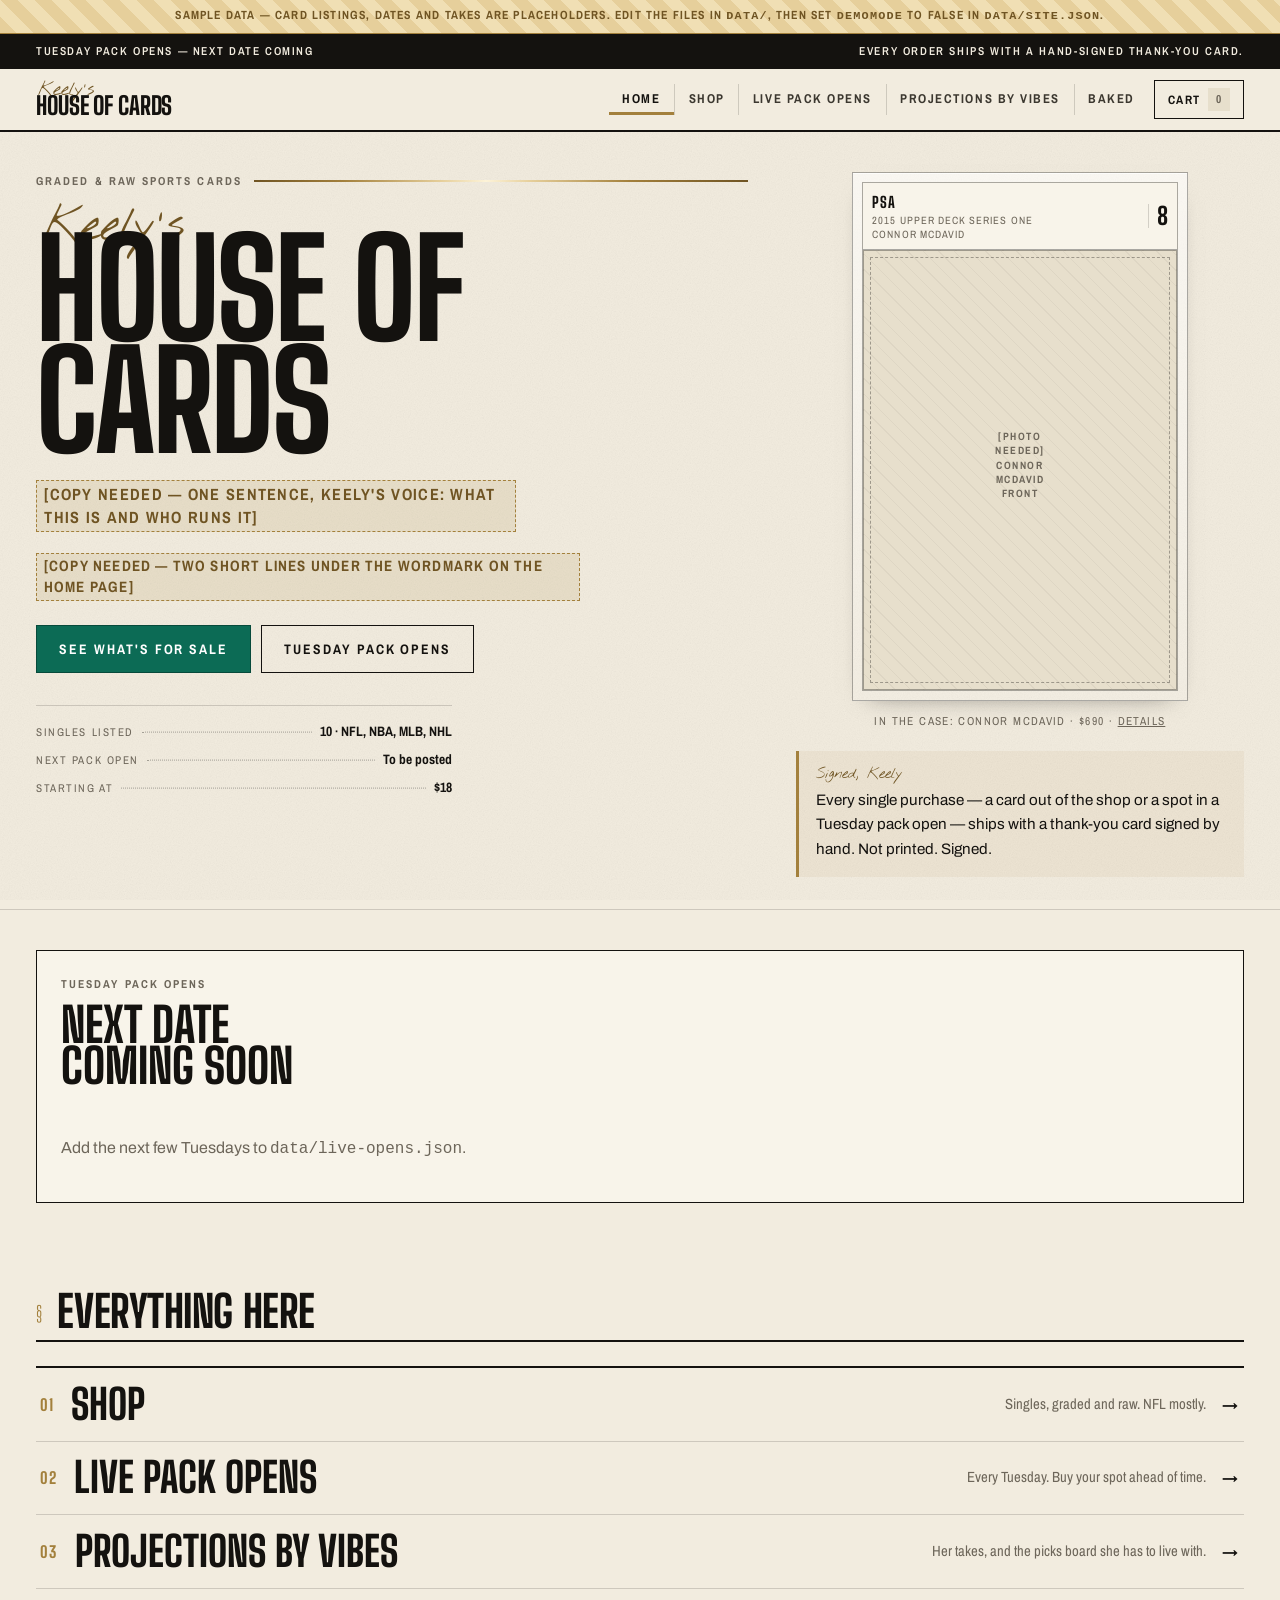
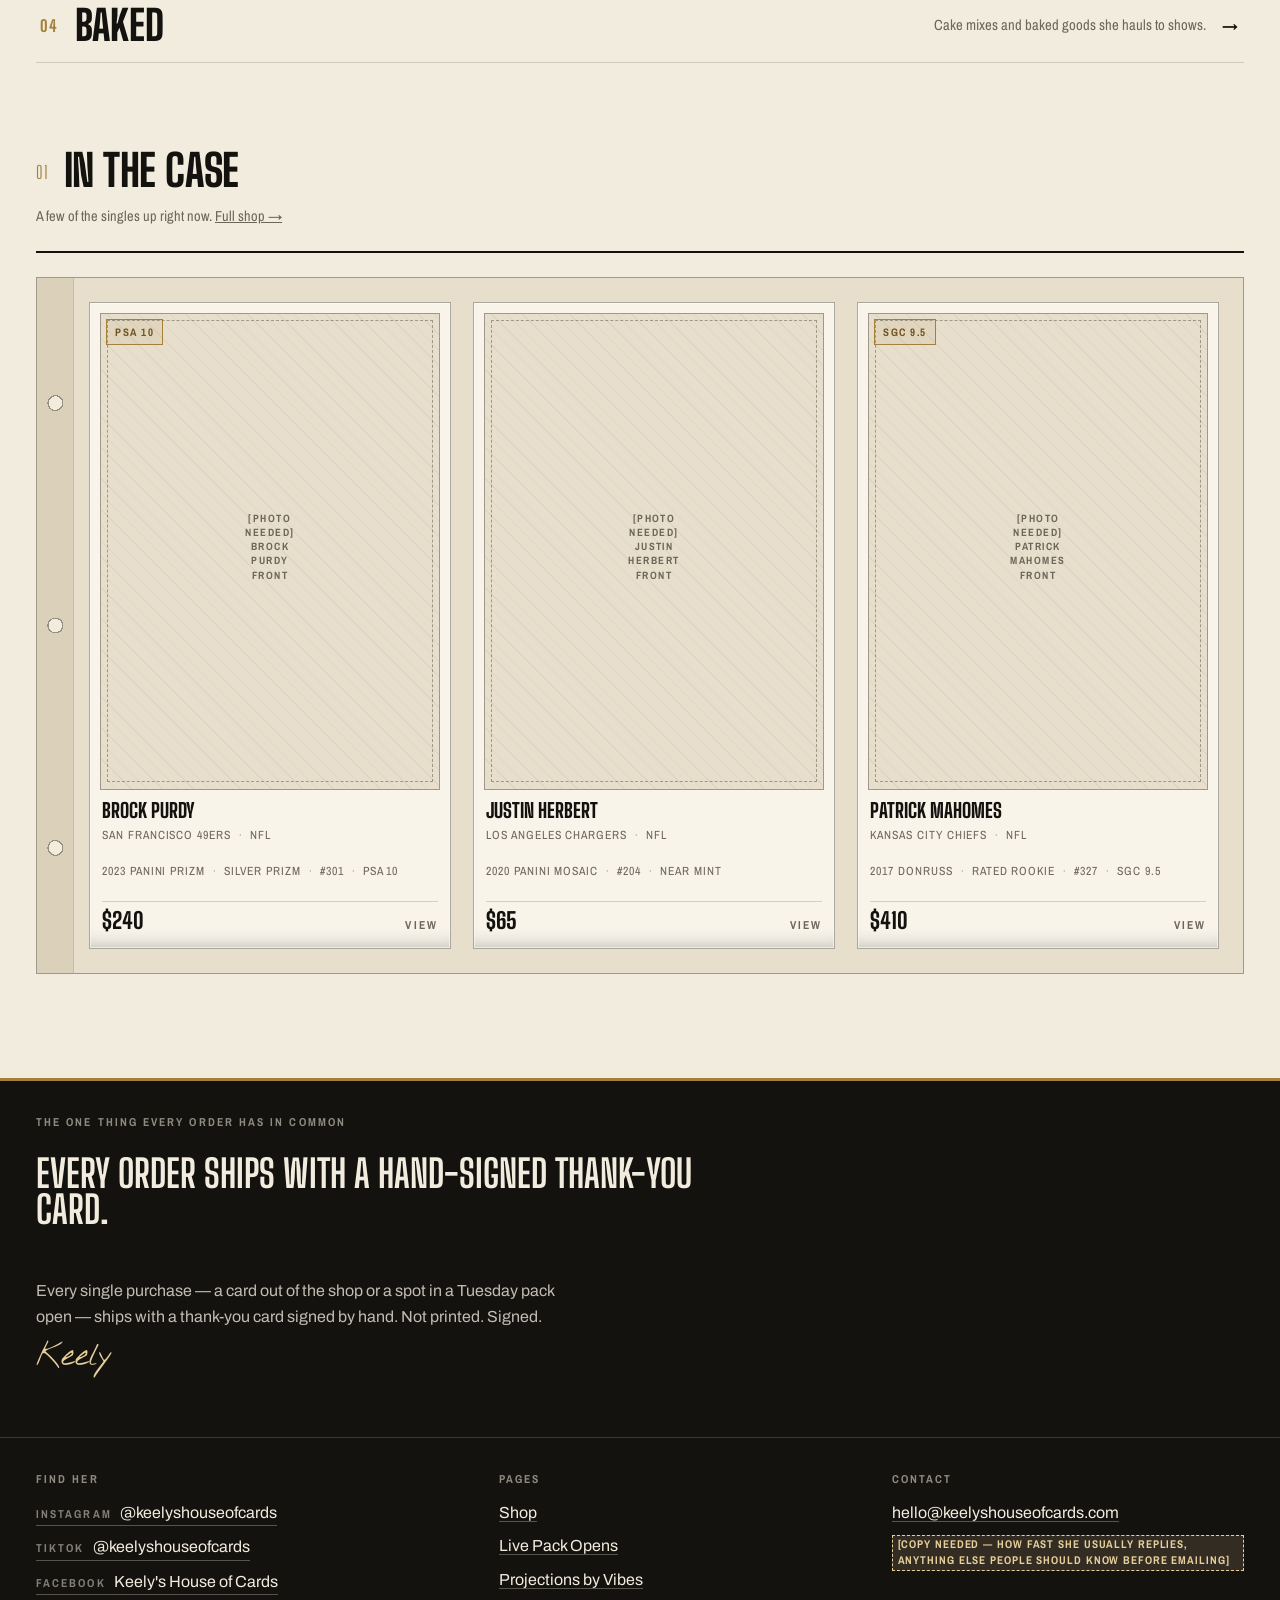
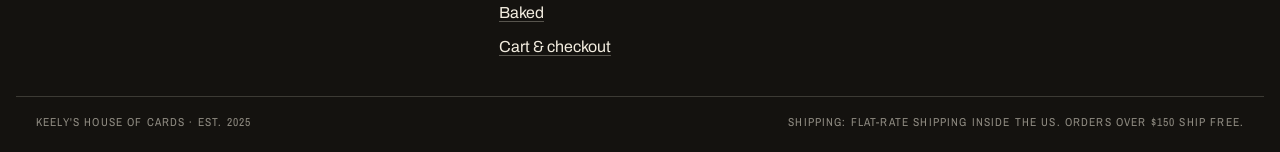
<file: index.html>
<!doctype html>
<html lang="en">
<head>
<meta charset="utf-8">
<meta name="viewport" content="width=device-width, initial-scale=1">
<title>Keely's House of Cards</title>
<meta name="description" content="Graded and raw sports cards, live pack opens every Tuesday, and a hand-signed thank-you card with every order.">
<meta name="theme-color" content="#14120f">
<link rel="icon" href="assets/img/favicon.svg" type="image/svg+xml">
<link rel="preconnect" href="https://fonts.googleapis.com">
<link rel="preconnect" href="https://fonts.gstatic.com" crossorigin>
<link rel="stylesheet" href="https://fonts.googleapis.com/css2?family=Archivo:wght@400;500;600;700&family=Archivo+Narrow:wght@400;600;700&family=Big+Shoulders+Display:wght@700;800&family=Nothing+You+Could+Do&display=swap">
<link rel="stylesheet" href="assets/css/main.css">
</head>
<body data-page="index.html">
<a class="skip-link" href="#main">Skip to content</a>
<div data-demo-strip></div>
<header data-site-header></header>

<noscript>
  <div class="shell"><p class="notice notice--error">This site reads its catalog, schedule and takes from JSON files with JavaScript. With JavaScript off you'll need to email her directly — the address is at the bottom of the page.</p></div>
</noscript>

<main id="main">

  <!-- Hero. Asymmetric on purpose: type block left, slab right. -->
  <section class="hero">
    <div class="shell hero__grid">
      <div>
        <p class="hero__kicker label" data-hero-kicker></p>
        <h1 class="hero__wordmark">
          <span class="hero__script" data-hero-script></span>
          <span class="hero__title" data-hero-title></span>
        </h1>
        <div class="hero__statement" data-hero-statement></div>
        <p class="lede" data-hero-sub style="margin-top:1rem"></p>
        <div class="hero__actions">
          <a class="btn" href="shop.html">See what's for sale</a>
          <a class="btn btn--ghost" href="live-opens.html">Tuesday pack opens</a>
        </div>
        <dl class="hero__stats" data-hero-stats></dl>
      </div>

      <div>
        <!-- Graded-slab mock. Sits here as the one skeuomorphic flourish
             above the fold; the frame stays empty until real photos exist. -->
        <div class="slab">
          <div class="slab__label">
            <div>
              <div class="slab__grader" data-slab-grader>House of Cards</div>
              <div class="slab__desc" data-slab-desc>Loading the case&hellip;</div>
            </div>
            <div class="slab__grade" data-slab-grade>&mdash;</div>
          </div>
          <div class="slab__window" data-slab-window></div>
        </div>
        <p class="hero__slab-caption" data-slab-caption></p>

        <div class="signed-note" style="margin-top:1.25rem">
          <p class="signed-note__head" data-signed-head></p>
          <p data-signed-body></p>
        </div>
      </div>
    </div>
  </section>

  <!-- Next Tuesday, stated up front so nobody has to hunt for it. -->
  <section class="section shell" aria-labelledby="tuesday-h">
    <h2 class="visually-hidden" id="tuesday-h">This week's pack open</h2>
    <div data-tuesday-stub></div>
  </section>

  <!-- Four sections as a roster list, not three icon cards. -->
  <section class="section shell" aria-labelledby="sections-h">
    <div class="section-head">
      <span class="section-head__num">§</span>
      <h2 class="display section-head__title" id="sections-h">Everything here</h2>
    </div>
    <div class="index-list" data-section-index></div>
  </section>

  <!-- A short pull from the catalog. Full grid lives on the shop page. -->
  <section class="section shell" aria-labelledby="case-h">
    <div class="section-head">
      <span class="section-head__num">01</span>
      <h2 class="display section-head__title" id="case-h">In the case</h2>
      <p class="section-head__aside">A few of the singles up right now. <a href="shop.html">Full shop &rarr;</a></p>
    </div>
    <div class="binder"><div class="binder__grid" data-featured-grid></div></div>
  </section>

</main>

<footer class="site-footer" data-site-footer></footer>
<script src="assets/js/site.js"></script>
<script src="assets/js/home.js"></script>
</body>
</html>
</file>
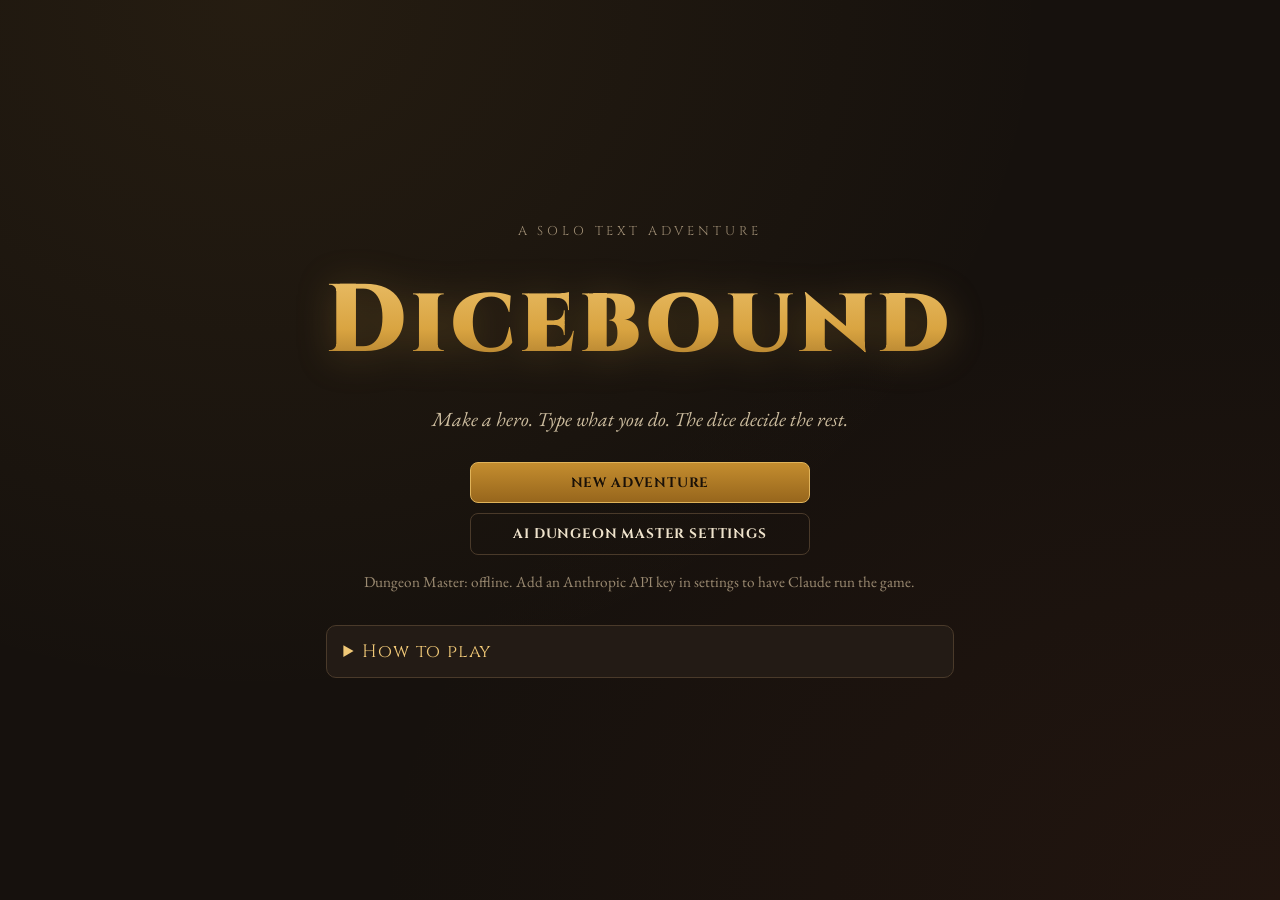
<file: game/index.html>
<!doctype html>
<html lang="en">
<head>
<meta charset="utf-8">
<meta name="viewport" content="width=device-width, initial-scale=1, viewport-fit=cover">
<title>Dicebound — a solo text adventure</title>
<meta name="description" content="A Dungeons & Dragons-style text adventure in your browser. Make a character, get a painted portrait, type what you do, and roll a d20 against the odds.">
<meta name="theme-color" content="#16110d">
<link rel="icon" href="favicon.svg" type="image/svg+xml">
<link rel="preconnect" href="https://fonts.googleapis.com">
<link rel="preconnect" href="https://fonts.gstatic.com" crossorigin>
<link rel="stylesheet" href="https://fonts.googleapis.com/css2?family=Cinzel:wght@500;700;900&family=EB+Garamond:ital,wght@0,400;0,500;0,600;1,400&display=swap">
<link rel="stylesheet" href="game.css">
</head>
<body>

<noscript><p class="noscript">Dicebound runs entirely in your browser and needs JavaScript switched on.</p></noscript>

<!-- ============================================================ title -->
<section id="screen-title" class="screen screen--title" hidden>
  <div class="title-card">
    <p class="kicker">A solo text adventure</p>
    <h1 class="wordmark">Dicebound</h1>
    <p class="tagline">Make a hero. Type what you do. The dice decide the rest.</p>
    <div class="title-actions">
      <button class="btn btn--primary" data-action="new">New adventure</button>
      <button class="btn" data-action="continue" hidden>Continue <span data-continue-name></span></button>
      <button class="btn btn--ghost" data-action="settings">AI Dungeon Master settings</button>
    </div>
    <p class="dm-status" data-dm-status></p>

    <details class="howto">
      <summary>How to play</summary>
      <ul>
        <li><strong>Type anything.</strong> "I sneak past the guard", "I try to lift the portcullis", "I ask the innkeeper about the barrow." There are no menus to pick from.</li>
        <li><strong>Risky things get a roll.</strong> The DM sets a difficulty (DC) for the <em>task</em>. You roll a d20 and add your modifier for the skill. Meet or beat the DC and you succeed.</li>
        <li><strong>Your character matters.</strong> A wizard can try to bend iron bars — but with a weak Strength they'll probably fail. Play to your strengths.</li>
        <li><strong>A quiet start.</strong> The first 10–15 turns are calm: explore, talk, find your feet. After that, something happens every few turns — fights, traps, strangers, treasure.</li>
        <li><strong>Level up.</strong> Earn XP from fights, clever checks and good roleplay. Levels bring hit points, new powers and ability boosts. Bosses tied to your quest appear at levels 4, 7 and 10.</li>
        <li><strong>Death is real.</strong> Drop to 0 HP and you roll death saves. Three failures and your story ends.</li>
      </ul>
    </details>
  </div>
</section>

<!-- ============================================================ creation -->
<section id="screen-create" class="screen screen--create" hidden>
  <header class="create-head">
    <button class="btn btn--ghost btn--small" data-action="back-title">&larr; Back</button>
    <h2 class="display">Create your hero</h2>
  </header>

  <form id="create-form" class="create-grid" novalidate>
    <div class="create-main">

      <fieldset class="panel">
        <legend><span class="step">1</span> Who are you?</legend>
        <div class="row">
          <label class="field grow">Name
            <input name="name" type="text" maxlength="40" autocomplete="off" placeholder="e.g. Wren Ashgrove" required>
          </label>
          <label class="field">Pronouns
            <select name="pronouns">
              <option value="they/them">they/them</option>
              <option value="she/her">she/her</option>
              <option value="he/him">he/him</option>
            </select>
          </label>
        </div>
        <label class="field">Describe your hero — looks, clothes, personality
          <textarea name="description" rows="4" maxlength="800" placeholder="A wiry half-orc with a shaved head, a scar across one eye and green-grey skin. Wears battered leather and a red scarf. Soft-spoken, but has a temper."></textarea>
        </label>
        <p class="hint">Your description paints the portrait and shapes how the Dungeon Master writes you.</p>
      </fieldset>

      <fieldset class="panel">
        <legend><span class="step">2</span> Ancestry</legend>
        <div class="choice-grid" data-race-grid></div>
      </fieldset>

      <fieldset class="panel">
        <legend><span class="step">3</span> Class</legend>
        <div class="choice-grid choice-grid--class" data-class-grid></div>
      </fieldset>

      <fieldset class="panel">
        <legend><span class="step">4</span> Background</legend>
        <div class="row">
          <label class="field grow">Before adventuring, you were a…
            <select name="background" data-background></select>
          </label>
        </div>
        <p class="hint" data-background-note></p>
      </fieldset>

      <fieldset class="panel">
        <legend><span class="step">5</span> Ability scores</legend>
        <div class="row row--wrap">
          <div class="segmented" role="radiogroup" aria-label="Score method">
            <label><input type="radio" name="scoreMethod" value="array" checked> Standard array</label>
            <label><input type="radio" name="scoreMethod" value="roll"> Roll 4d6</label>
          </div>
          <button type="button" class="btn btn--small" data-action="reroll" hidden>Reroll</button>
        </div>
        <p class="hint">Scores are placed to suit your class. Tap two scores to swap them.</p>
        <div class="score-grid" data-score-grid></div>
      </fieldset>

      <fieldset class="panel">
        <legend><span class="step">6</span> Skills</legend>
        <p class="hint" data-skill-note></p>
        <div class="skill-pick" data-skill-grid></div>
      </fieldset>

      <fieldset class="panel">
        <legend><span class="step">7</span> The adventure</legend>
        <div class="hook-list" data-hook-list></div>
      </fieldset>
    </div>

    <aside class="create-side">
      <div class="panel portrait-panel">
        <div class="portrait-frame">
          <canvas class="portrait" data-create-portrait width="400" height="500" aria-label="Painted portrait of your hero"></canvas>
          <div class="portrait-busy" data-portrait-busy hidden>Painting…</div>
        </div>
        <div class="row row--center">
          <button type="button" class="btn btn--small" data-action="paint">Paint portrait</button>
          <button type="button" class="btn btn--small btn--ghost" data-action="repaint">Another take</button>
        </div>
        <p class="hint" data-portrait-note></p>
      </div>
      <div class="panel summary-panel" data-create-summary></div>
      <p class="form-error" data-create-error role="alert"></p>
      <button type="submit" class="btn btn--primary btn--block">Begin the adventure</button>
    </aside>
  </form>
</section>

<!-- ============================================================ game -->
<section id="screen-game" class="screen screen--game" hidden>
  <header class="topbar">
    <div class="topbar__left">
      <button class="icon-btn" data-action="menu" aria-label="Menu">☰</button>
      <span class="topbar__title">Dicebound</span>
    </div>
    <div class="topbar__mid">
      <span class="badge" data-phase-badge></span>
      <span class="badge badge--muted" data-turn></span>
      <span class="badge badge--muted" data-location></span>
    </div>
    <div class="topbar__right">
      <span class="badge" data-dm-badge></span>
      <button class="icon-btn sheet-toggle" data-action="toggle-sheet" aria-label="Character sheet">☗</button>
    </div>
  </header>

  <div class="game-layout">
    <main class="story">
      <div class="log" data-log aria-live="polite"></div>
      <div class="composer">
        <div class="suggestions" data-suggestions></div>
        <form class="input-row" data-input-form>
          <label class="visually-hidden" for="action-input">What do you do?</label>
          <textarea id="action-input" rows="1" maxlength="500" placeholder="What do you do?" data-input></textarea>
          <button class="btn btn--primary" type="submit" data-send>Act</button>
        </form>
      </div>
    </main>

    <aside class="sheet" data-sheet>
      <div class="sheet__head">
        <canvas class="portrait portrait--small" data-sheet-portrait width="400" height="500"></canvas>
        <div>
          <h2 class="sheet__name" data-hero-name></h2>
          <p class="sheet__sub" data-hero-sub></p>
        </div>
      </div>
      <div class="bars">
        <div class="bar bar--hp"><span class="bar__fill" data-hp-fill></span><span class="bar__label" data-hp-label></span></div>
        <div class="bar bar--xp"><span class="bar__fill" data-xp-fill></span><span class="bar__label" data-xp-label></span></div>
      </div>
      <div class="quick-stats" data-quick-stats></div>
      <div class="ability-row" data-abilities></div>

      <section class="sheet__sec">
        <h3>Quest</h3>
        <p class="quest" data-quest></p>
      </section>

      <section class="sheet__sec">
        <h3>Powers <span class="res" data-resources></span></h3>
        <div class="power-list" data-powers></div>
      </section>

      <section class="sheet__sec" data-enemy-sec hidden>
        <h3>Foes</h3>
        <div class="enemy-list" data-enemies></div>
      </section>

      <section class="sheet__sec">
        <h3>Pack <span class="res" data-gold></span></h3>
        <ul class="inv" data-inventory></ul>
      </section>

      <section class="sheet__sec">
        <h3>Skills</h3>
        <ul class="skills" data-skills></ul>
      </section>
    </aside>
  </div>
</section>

<!-- ============================================================ dialogs -->
<dialog class="modal" id="dlg-settings">
  <form method="dialog" class="modal__body" data-settings-form>
    <h2 class="display">The Dungeon Master</h2>
    <p>Dicebound can use <strong>Claude</strong> as your Dungeon Master — it understands anything you type, voices characters and remembers your story. Without it, a built-in offline DM runs the game with simpler, keyword-based storytelling. The dice and rules are identical either way.</p>

    <div class="segmented" role="radiogroup" aria-label="Dungeon Master">
      <label><input type="radio" name="dmMode" value="ai"> Claude (your API key)</label>
      <label><input type="radio" name="dmMode" value="offline"> Offline DM</label>
    </div>

    <div data-ai-fields>
      <label class="field">Anthropic API key
        <input type="password" name="apiKey" autocomplete="off" spellcheck="false" placeholder="sk-ant-…">
      </label>
      <label class="field">Model
        <select name="model" data-model-select></select>
      </label>
      <p class="hint">Your key is stored only in this browser (localStorage) and sent only to Anthropic's API. Each turn makes two requests, billed to your key. Get a key at <a href="https://console.anthropic.com/" target="_blank" rel="noopener">console.anthropic.com</a>. Don't use this on a shared computer.</p>
      <div class="row">
        <button type="button" class="btn btn--small" data-action="test-key">Test connection</button>
        <button type="button" class="btn btn--small btn--ghost" data-action="forget-key">Forget key</button>
      </div>
      <p class="test-result" data-test-result role="status"></p>
    </div>

    <div class="modal__actions">
      <button class="btn btn--primary" value="save">Save</button>
    </div>
  </form>
</dialog>

<dialog class="modal" id="dlg-menu">
  <form method="dialog" class="modal__body">
    <h2 class="display">Menu</h2>
    <div class="menu-list">
      <button type="button" class="btn btn--block" data-action="settings">Dungeon Master settings</button>
      <button type="button" class="btn btn--block" data-action="export">Download save file</button>
      <label class="btn btn--block file-btn">Load save file<input type="file" accept="application/json,.json" data-import hidden></label>
      <button type="button" class="btn btn--block" data-action="to-title">Title screen</button>
      <button type="button" class="btn btn--block btn--danger" data-action="abandon">Abandon this hero</button>
    </div>
    <div class="modal__actions"><button class="btn btn--ghost" value="close">Close</button></div>
  </form>
</dialog>

<dialog class="modal modal--levelup" id="dlg-levelup">
  <form method="dialog" class="modal__body" data-levelup-body></form>
</dialog>

<dialog class="modal" id="dlg-death">
  <div class="modal__body death">
    <h2 class="display">Here ends the tale</h2>
    <p data-death-text></p>
    <div class="modal__actions">
      <button class="btn btn--primary" data-action="new">Roll a new hero</button>
      <button class="btn btn--ghost" data-action="close-death">Read the story</button>
    </div>
  </div>
</dialog>

<script type="module" src="js/app.js"></script>
</body>
</html>
</file>
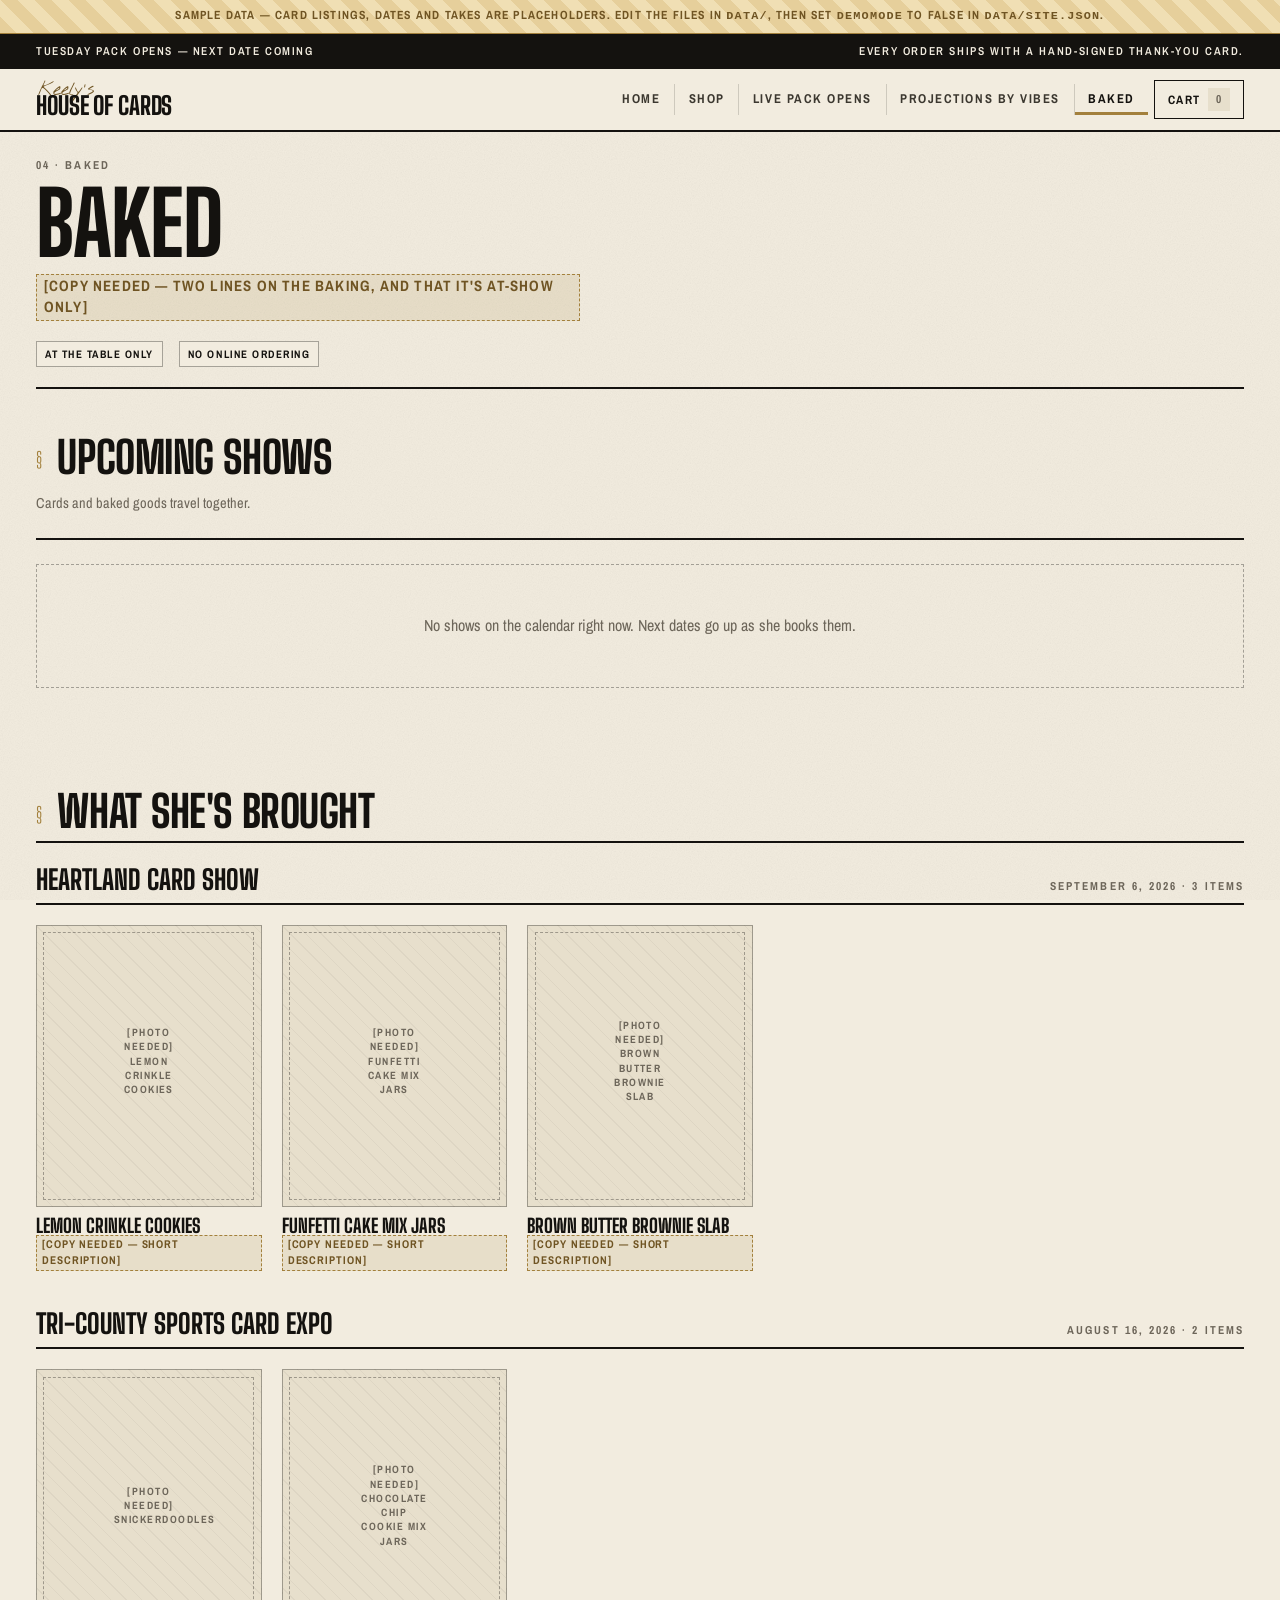
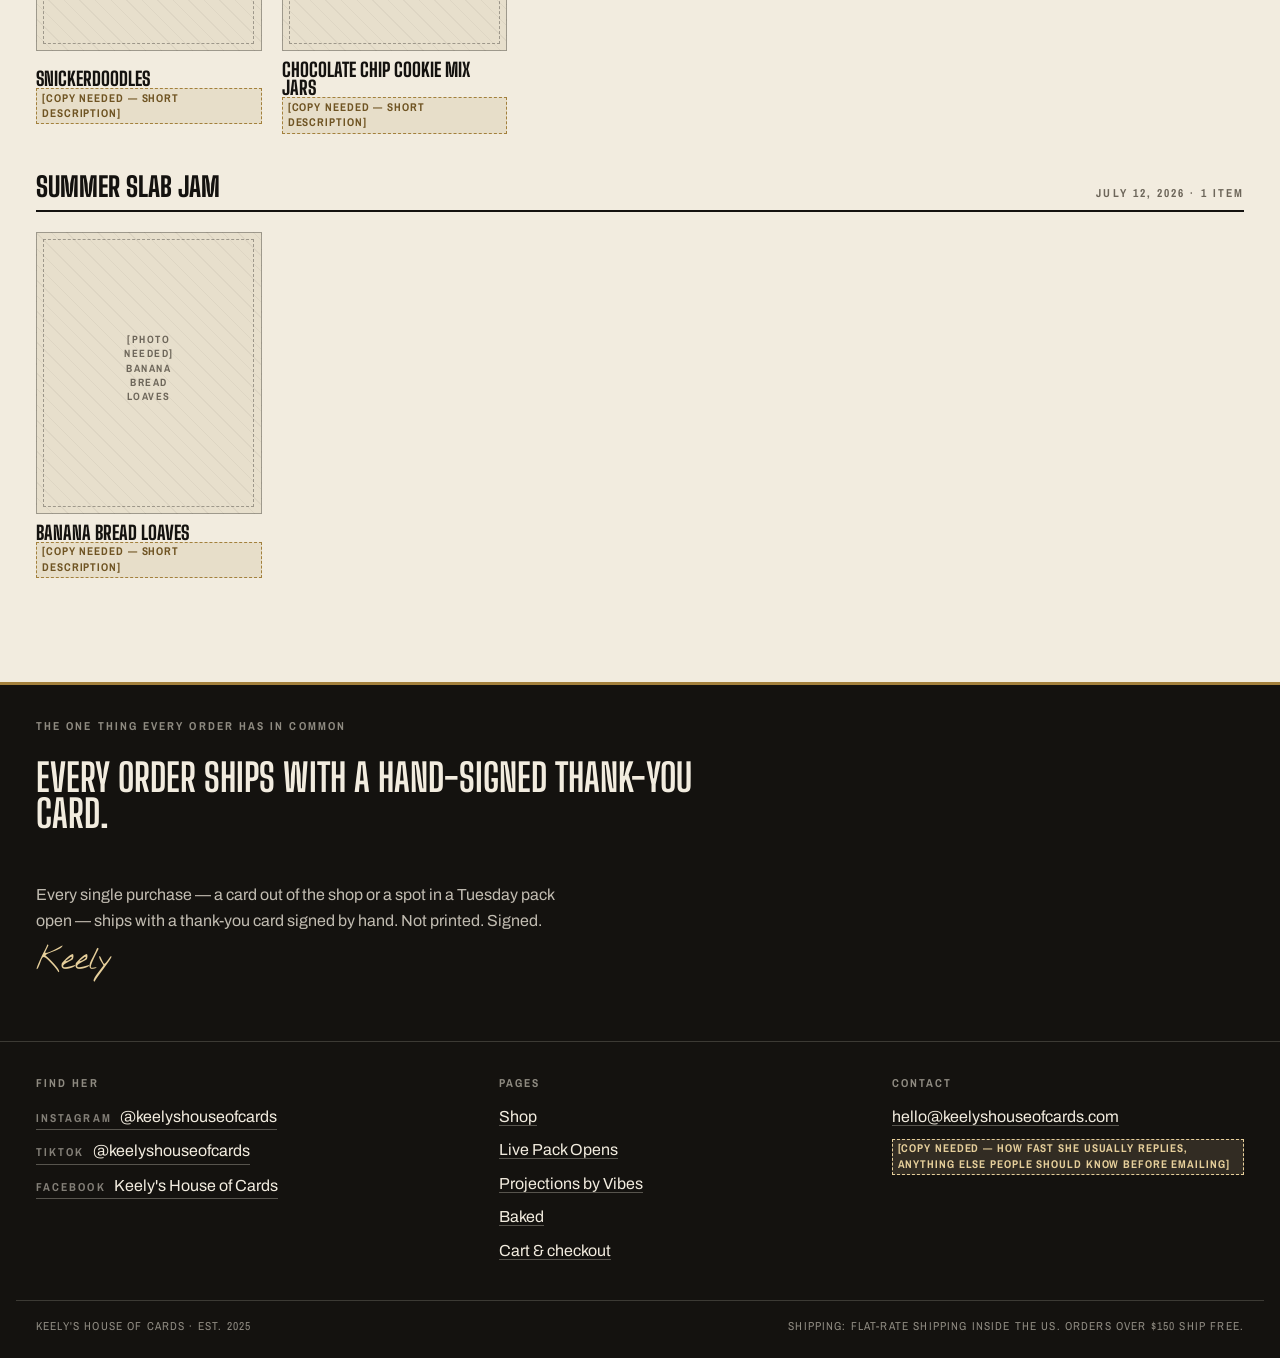
<file: baked.html>
<!doctype html>
<html lang="en">
<head>
<meta charset="utf-8">
<meta name="viewport" content="width=device-width, initial-scale=1">
<title>Baked</title>
<meta name="description" content="Cake mixes and baked goods Keely brings to card shows, plus where to find her table next.">
<meta name="theme-color" content="#14120f">
<link rel="icon" href="assets/img/favicon.svg" type="image/svg+xml">
<link rel="preconnect" href="https://fonts.googleapis.com">
<link rel="preconnect" href="https://fonts.gstatic.com" crossorigin>
<link rel="stylesheet" href="https://fonts.googleapis.com/css2?family=Archivo:wght@400;500;600;700&family=Archivo+Narrow:wght@400;600;700&family=Big+Shoulders+Display:wght@700;800&family=Nothing+You+Could+Do&display=swap">
<link rel="stylesheet" href="assets/css/main.css">
</head>
<body data-page="baked.html">
<a class="skip-link" href="#main">Skip to content</a>
<div data-demo-strip></div>
<header data-site-header></header>
<noscript>
  <div class="shell"><p class="notice notice--error">This page builds itself from <code>data/baked.json</code>, so it needs JavaScript.</p></div>
</noscript>

<main id="main">
  <div class="shell">
    <div class="page-head">
      <p class="label">04 &middot; Baked</p>
      <h1 class="display page-head__title">Baked</h1>
      <div class="lede page-head__sub" data-baked-intro></div>
      <div class="page-head__meta">
        <span class="chip">At the table only</span>
        <span class="chip">No online ordering</span>
      </div>
    </div>
  </div>

  <!-- Where to find her in person. This is the reason people come here. -->
  <section class="shell section" aria-labelledby="shows-h">
    <div class="section-head">
      <span class="section-head__num">&sect;</span>
      <h2 class="display section-head__title" id="shows-h">Upcoming shows</h2>
      <p class="section-head__aside">Cards and baked goods travel together.</p>
    </div>
    <div class="shows" data-shows></div>
  </section>

  <!-- Gallery, grouped by the show she brought them to. -->
  <section class="shell section" aria-labelledby="gallery-h">
    <div class="section-head">
      <span class="section-head__num">&sect;</span>
      <h2 class="display section-head__title" id="gallery-h">What she's brought</h2>
    </div>
    <div data-bake-groups></div>
  </section>
</main>

<footer class="site-footer" data-site-footer></footer>
<script src="assets/js/site.js"></script>
<script src="assets/js/baked.js"></script>
</body>
</html>
</file>
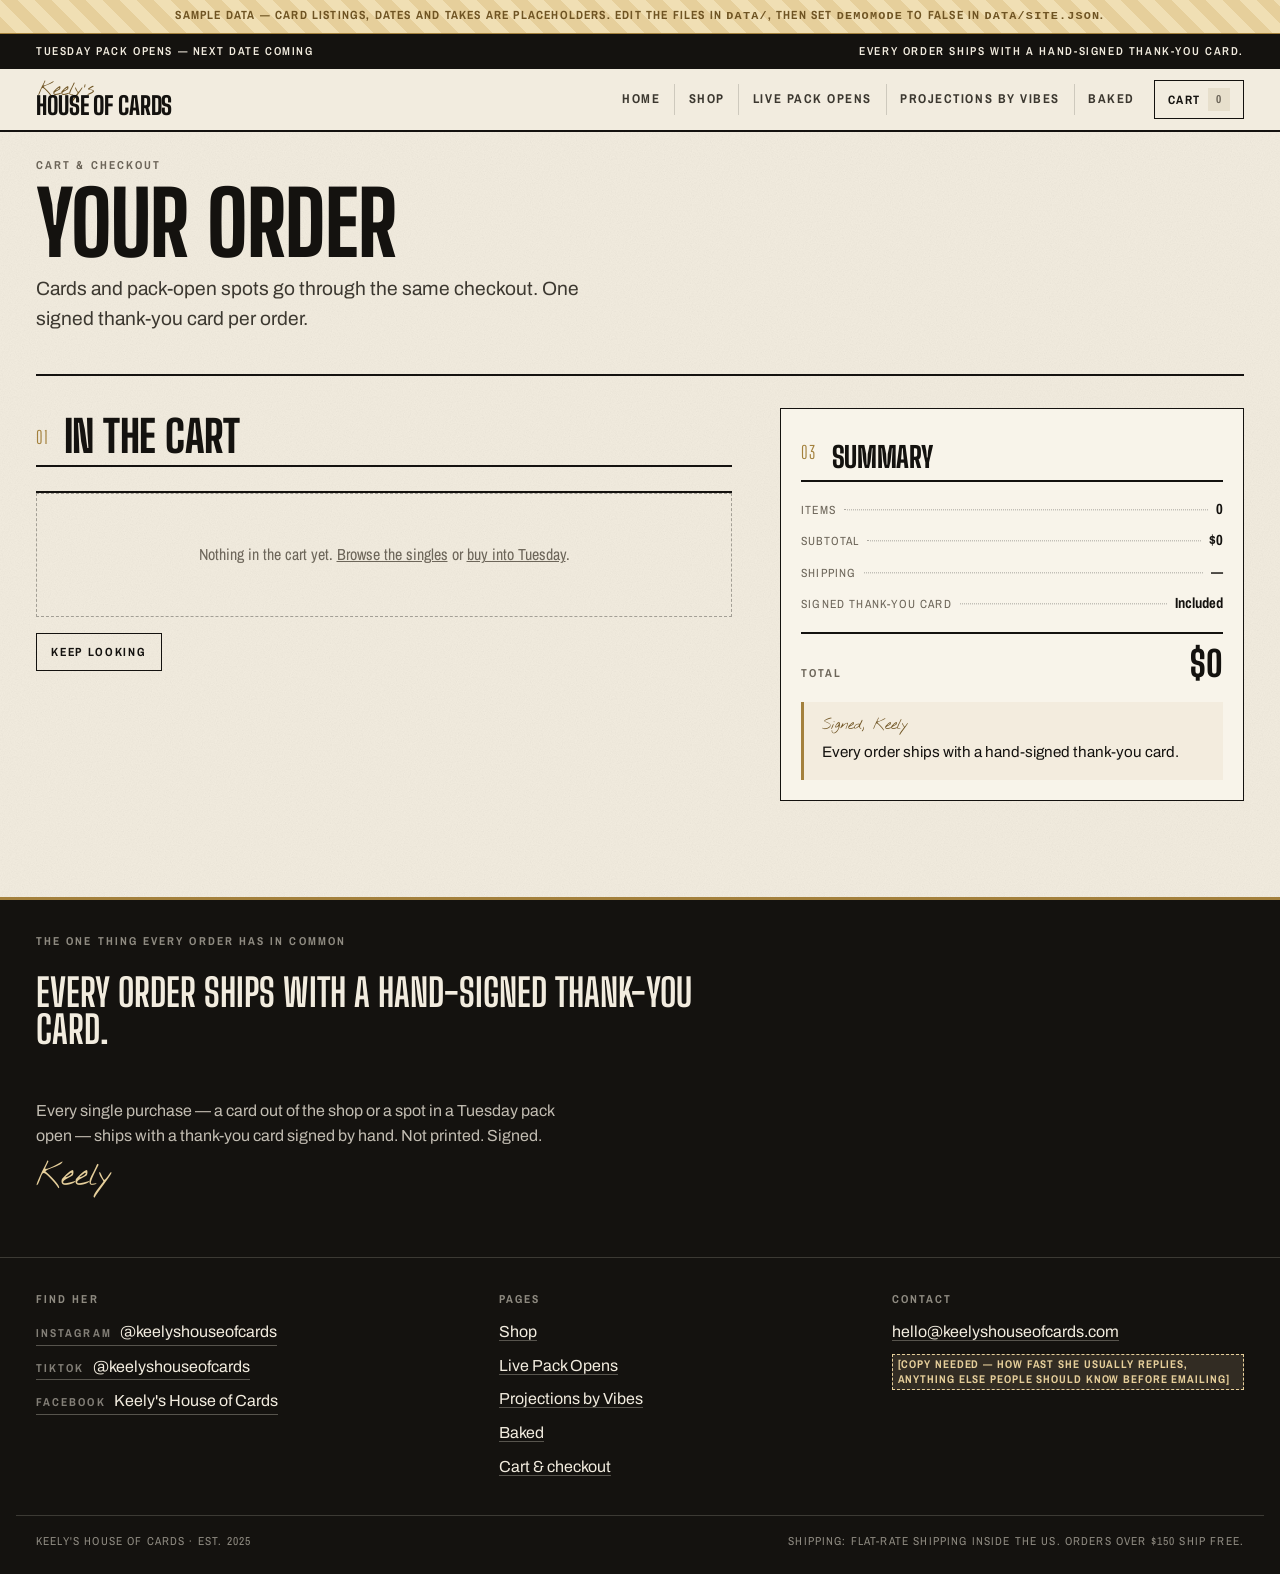
<file: cart.html>
<!doctype html>
<html lang="en">
<head>
<meta charset="utf-8">
<meta name="viewport" content="width=device-width, initial-scale=1">
<title>Cart &amp; Checkout</title>
<meta name="description" content="Your cart — shop singles and pack-open spots together. Shipping details and order summary; payment is not wired up yet.">
<meta name="theme-color" content="#14120f">
<link rel="icon" href="assets/img/favicon.svg" type="image/svg+xml">
<link rel="preconnect" href="https://fonts.googleapis.com">
<link rel="preconnect" href="https://fonts.gstatic.com" crossorigin>
<link rel="stylesheet" href="https://fonts.googleapis.com/css2?family=Archivo:wght@400;500;600;700&family=Archivo+Narrow:wght@400;600;700&family=Big+Shoulders+Display:wght@700;800&family=Nothing+You+Could+Do&display=swap">
<link rel="stylesheet" href="assets/css/main.css">
</head>
<body data-page="cart.html">
<a class="skip-link" href="#main">Skip to content</a>
<div data-demo-strip></div>
<header data-site-header></header>
<noscript>
  <div class="shell"><p class="notice notice--error">The cart is held in your browser with JavaScript, so this page needs it switched on.</p></div>
</noscript>

<main id="main">
  <div class="shell">
    <div class="page-head">
      <p class="label">Cart &amp; checkout</p>
      <h1 class="display page-head__title">Your order</h1>
      <p class="lede page-head__sub">Cards and pack-open spots go through the same checkout. One signed thank-you card per order.</p>
    </div>
  </div>

  <div class="shell checkout">
    <div>
      <section aria-labelledby="items-h">
        <div class="section-head">
          <span class="section-head__num">01</span>
          <h2 class="display section-head__title" id="items-h">In the cart</h2>
        </div>
        <div class="line-items" data-lines></div>
        <p style="margin-top:1rem"><a class="btn btn--ghost btn--sm" href="shop.html">Keep looking</a></p>
      </section>

      <!-- Shipping details. Held in localStorage so a refresh doesn't lose them. -->
      <section class="section" aria-labelledby="ship-h" data-ship-section>
        <div class="section-head">
          <span class="section-head__num">02</span>
          <h2 class="display section-head__title" id="ship-h">Where it ships</h2>
        </div>
        <form data-checkout-form novalidate>
          <fieldset class="fieldset">
            <legend>Who's getting it</legend>
            <div class="field-row field-row--2">
              <div class="field"><label for="c-name">Full name</label><input id="c-name" name="name" autocomplete="name" required></div>
              <div class="field"><label for="c-email">Email</label><input id="c-email" name="email" type="email" autocomplete="email" required></div>
            </div>
          </fieldset>

          <fieldset class="fieldset" style="margin-top:1.25rem">
            <legend>Shipping address</legend>
            <div class="field"><label for="c-addr1">Street address</label><input id="c-addr1" name="address1" autocomplete="address-line1" required></div>
            <div class="field"><label for="c-addr2">Apt, unit, etc. <span class="muted">(optional)</span></label><input id="c-addr2" name="address2" autocomplete="address-line2"></div>
            <div class="field-row field-row--3">
              <div class="field"><label for="c-city">City</label><input id="c-city" name="city" autocomplete="address-level2" required></div>
              <div class="field"><label for="c-state">State</label><input id="c-state" name="state" autocomplete="address-level1" required></div>
              <div class="field"><label for="c-zip">ZIP</label><input id="c-zip" name="zip" inputmode="numeric" autocomplete="postal-code" required></div>
            </div>
          </fieldset>

          <fieldset class="fieldset" style="margin-top:1.25rem">
            <legend>Anything she should know</legend>
            <div class="field">
              <label for="c-notes">Note with your order <span class="muted">(optional)</span></label>
              <textarea id="c-notes" name="notes" placeholder="Who to make the thank-you card out to, team preference for a random spot, etc."></textarea>
            </div>
          </fieldset>

          <div class="section--tight" data-form-status aria-live="polite"></div>

          <!-- ================================================================
               PAYMENT — STUB ONLY.
               Nothing charges a card yet. The placeholder below is where a
               processor gets wired in; see assets/js/cart.js -> startPayment().
               ================================================================ -->
          <div class="pay-stub" data-pay-stub>
            <p class="pay-stub__head">Payment provider coming soon</p>
            <p>Card payments aren't switched on yet. Fill this in and send it over — she'll reply with a payment link and hold your cards in the meantime.</p>
          </div>

          <div class="flex-row" style="margin-top:1rem">
            <button class="btn" type="submit" data-submit>Send this order</button>
            <button class="btn btn--ghost btn--sm" type="button" data-clear>Empty the cart</button>
          </div>
        </form>
      </section>
    </div>

    <aside aria-labelledby="sum-h">
      <div class="summary">
        <div class="section-head" style="margin-bottom:.5rem">
          <span class="section-head__num">03</span>
          <h2 class="display section-head__title" id="sum-h" style="font-size:1.8rem">Summary</h2>
        </div>
        <dl class="summary__rows" data-summary-rows></dl>
        <div class="summary__total">
          <span class="label">Total</span>
          <span class="summary__total-value" data-summary-total>$0</span>
        </div>
        <div class="signed-note" style="margin-top:1.25rem">
          <p class="signed-note__head" data-signed-head></p>
          <p data-signed-body></p>
        </div>
      </div>
    </aside>
  </div>
</main>

<footer class="site-footer" data-site-footer></footer>
<script src="assets/js/site.js"></script>
<script src="assets/js/cart.js"></script>
</body>
</html>
</file>
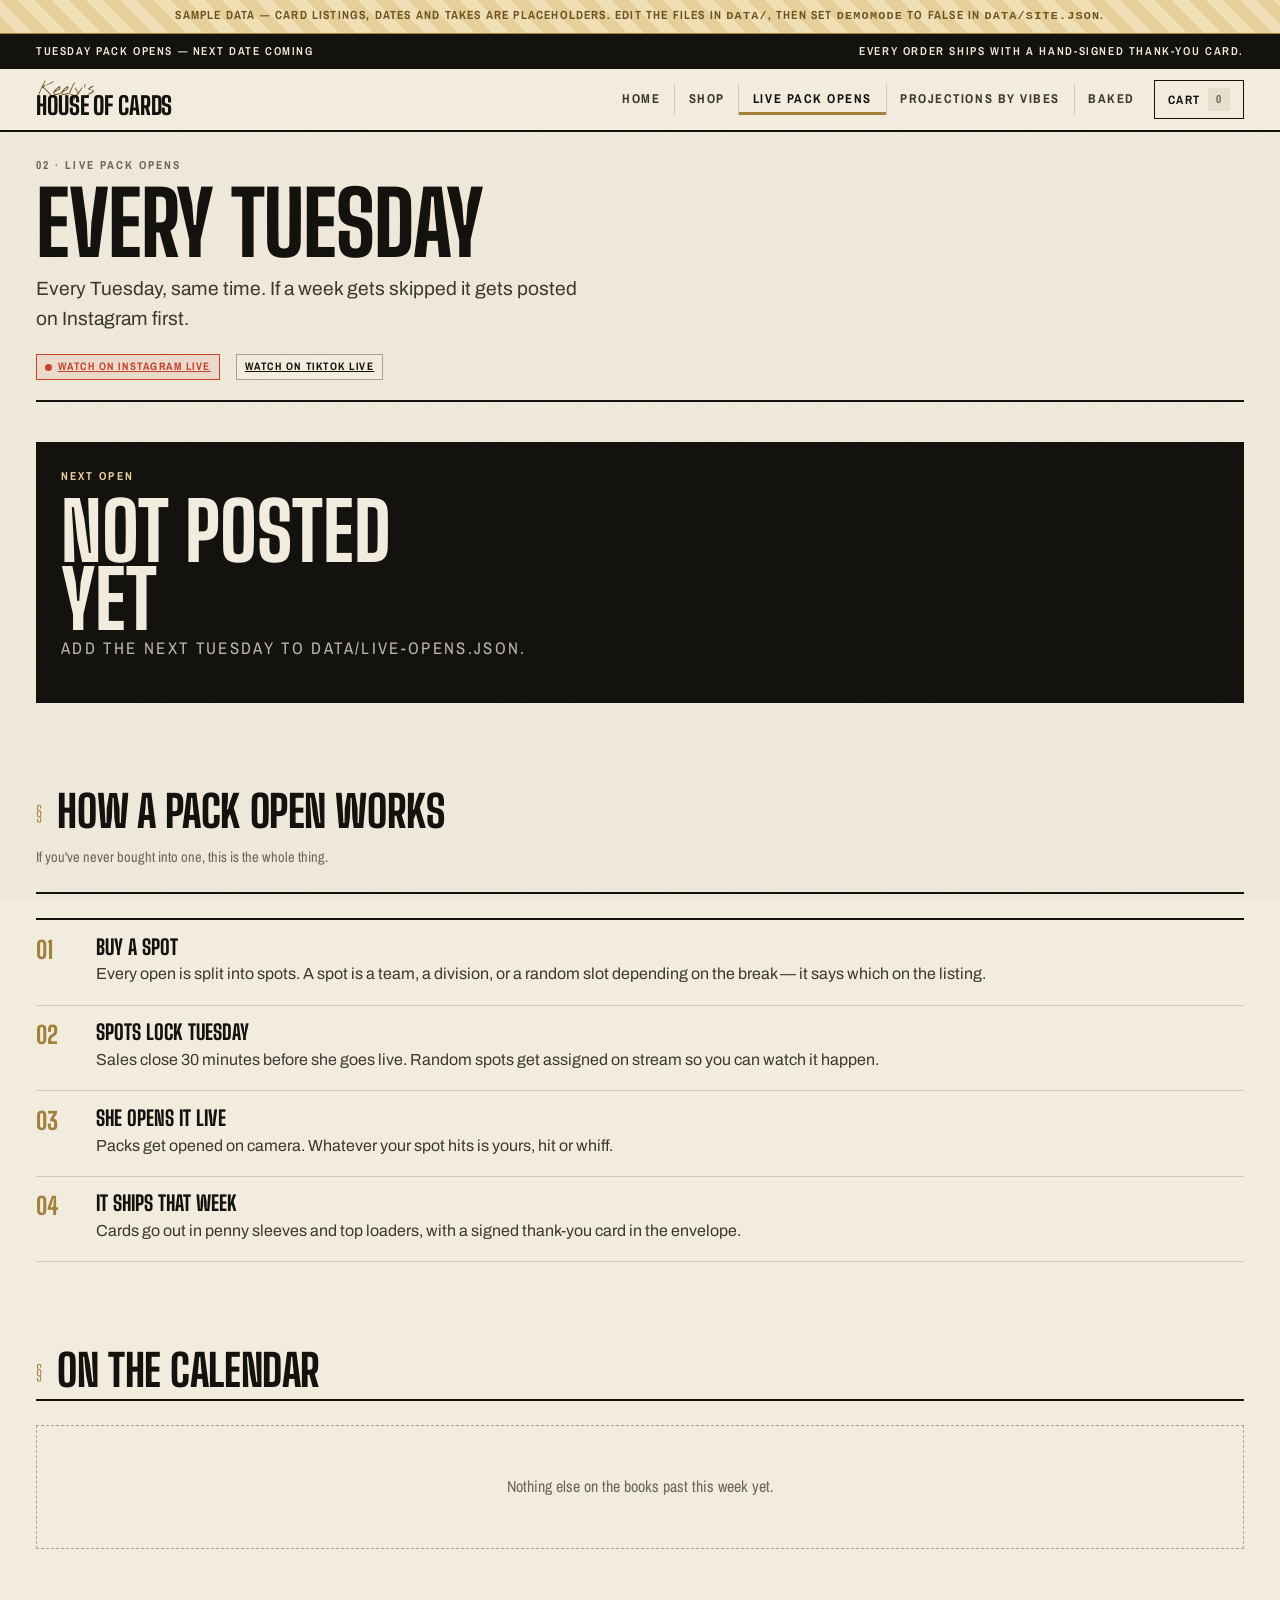
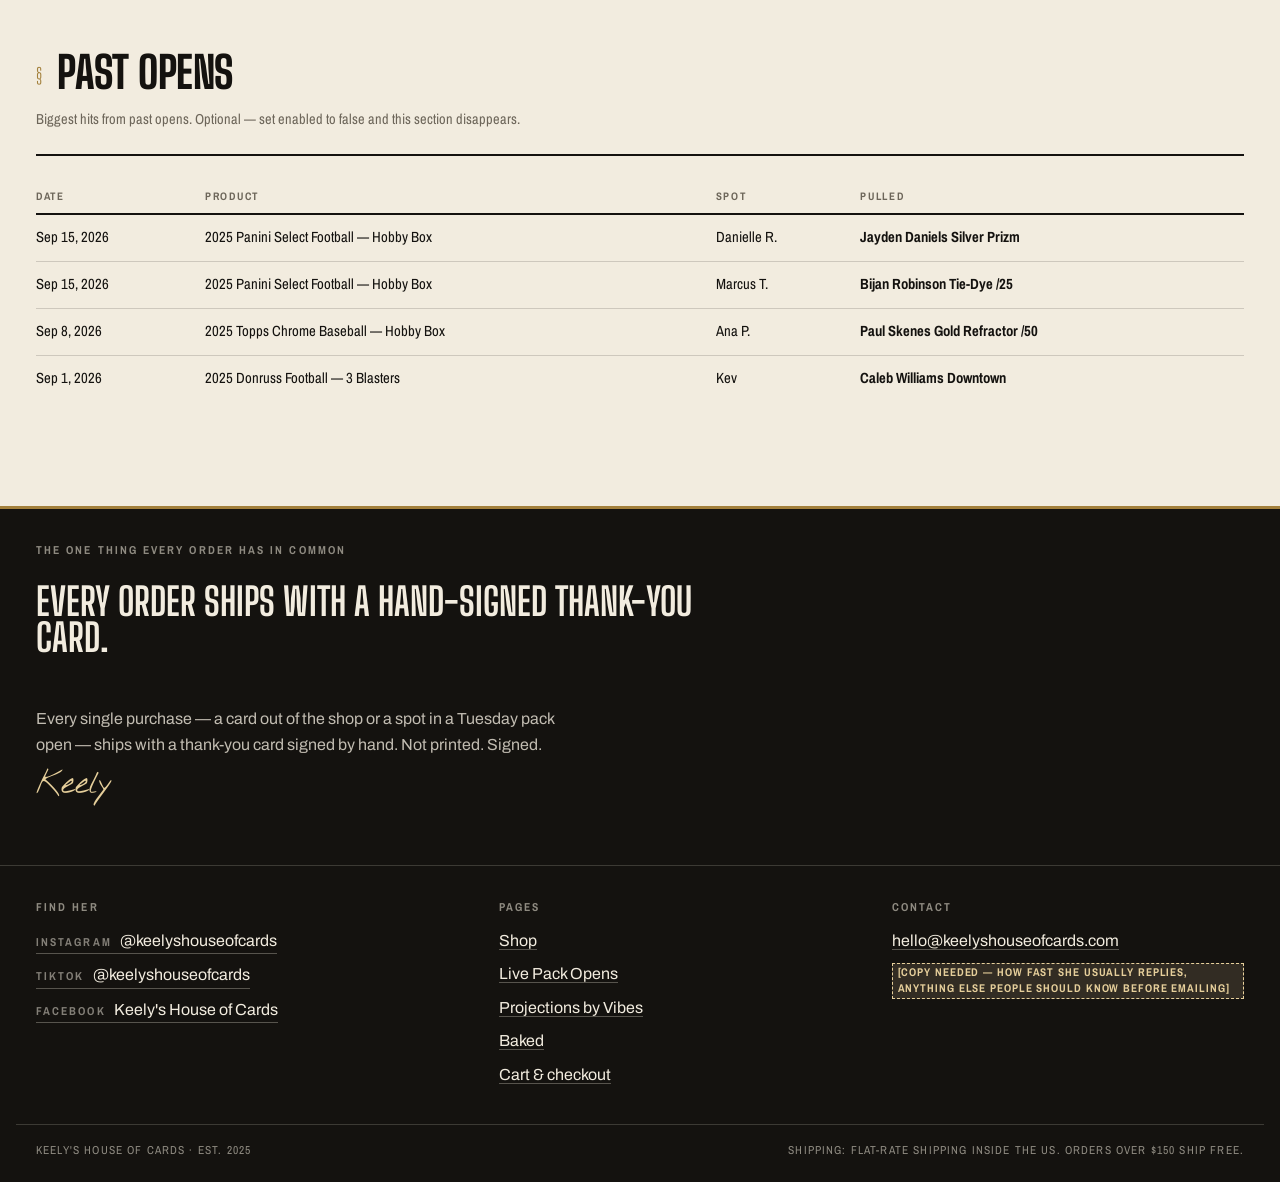
<file: live-opens.html>
<!doctype html>
<html lang="en">
<head>
<meta charset="utf-8">
<meta name="viewport" content="width=device-width, initial-scale=1">
<title>Live Pack Opens</title>
<meta name="description" content="Live pack opens every Tuesday. Buy your spot ahead of time, watch her rip it live, and your cards ship that week with a hand-signed thank-you card.">
<meta name="theme-color" content="#14120f">
<link rel="icon" href="assets/img/favicon.svg" type="image/svg+xml">
<link rel="preconnect" href="https://fonts.googleapis.com">
<link rel="preconnect" href="https://fonts.gstatic.com" crossorigin>
<link rel="stylesheet" href="https://fonts.googleapis.com/css2?family=Archivo:wght@400;500;600;700&family=Archivo+Narrow:wght@400;600;700&family=Big+Shoulders+Display:wght@700;800&family=Nothing+You+Could+Do&display=swap">
<link rel="stylesheet" href="assets/css/main.css">
</head>
<body data-page="live-opens.html">
<a class="skip-link" href="#main">Skip to content</a>
<div data-demo-strip></div>
<header data-site-header></header>
<noscript>
  <div class="shell"><p class="notice notice--error">This page builds itself from <code>data/live-opens.json</code>, so it needs JavaScript.</p></div>
</noscript>

<main id="main">
  <div class="shell">
    <div class="page-head">
      <p class="label">02 &middot; Live pack opens</p>
      <h1 class="display page-head__title">Every Tuesday</h1>
      <p class="lede page-head__sub" data-schedule-note></p>
      <div class="page-head__meta" data-watch-chips></div>
    </div>
  </div>

  <!-- This week's board. Departures-board treatment: the date is the headline. -->
  <section class="shell section" aria-labelledby="next-h">
    <h2 class="visually-hidden" id="next-h">This week's open</h2>
    <div data-next-open></div>
  </section>

  <!-- How it works, for anyone who has never bought into a break. -->
  <section class="shell section" id="how" aria-labelledby="how-h">
    <div class="section-head">
      <span class="section-head__num">&sect;</span>
      <h2 class="display section-head__title" id="how-h">How a pack open works</h2>
      <p class="section-head__aside">If you've never bought into one, this is the whole thing.</p>
    </div>
    <ol class="steps" data-how-it-works></ol>
  </section>

  <!-- The rest of the calendar. -->
  <section class="shell section" aria-labelledby="sched-h">
    <div class="section-head">
      <span class="section-head__num">&sect;</span>
      <h2 class="display section-head__title" id="sched-h">On the calendar</h2>
    </div>
    <div class="opens-list" data-opens-list></div>
  </section>

  <!-- Optional: results archive. Hidden entirely when archive.enabled is false. -->
  <section class="shell section" data-archive-wrap hidden aria-labelledby="arch-h">
    <div class="section-head">
      <span class="section-head__num">&sect;</span>
      <h2 class="display section-head__title" id="arch-h">Past opens</h2>
      <p class="section-head__aside" data-archive-note></p>
    </div>
    <div class="table-scroll"><table class="ledger" data-archive></table></div>
  </section>
</main>

<footer class="site-footer" data-site-footer></footer>
<script src="assets/js/site.js"></script>
<script src="assets/js/live-opens.js"></script>
</body>
</html>
</file>
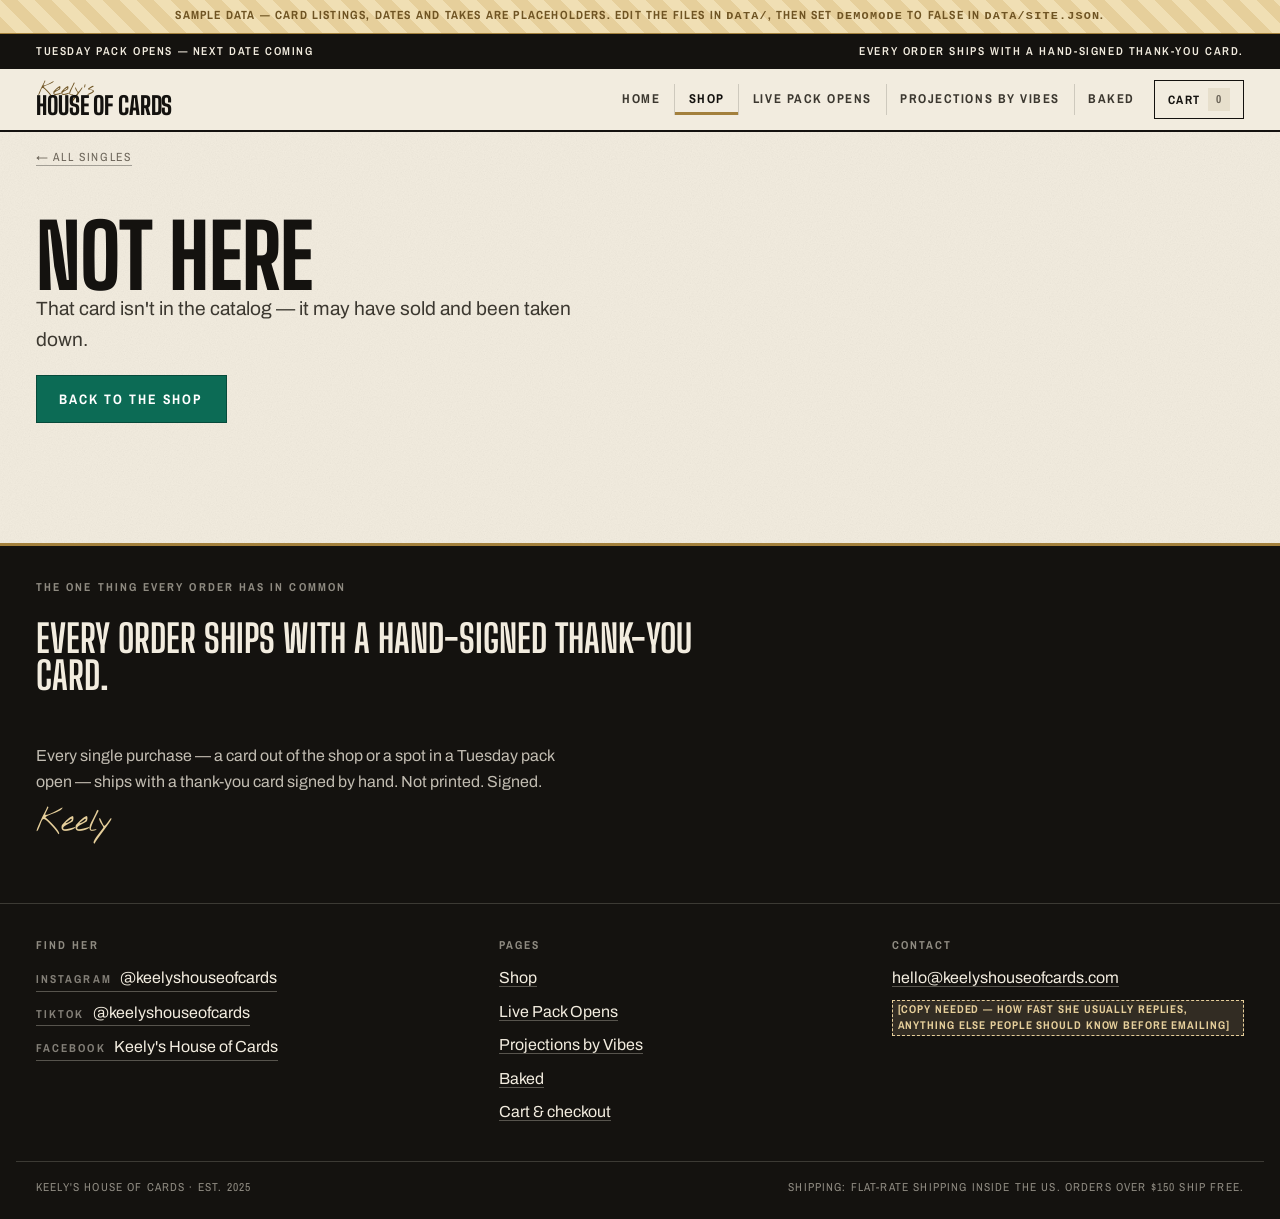
<file: product.html>
<!doctype html>
<html lang="en">
<head>
<meta charset="utf-8">
<meta name="viewport" content="width=device-width, initial-scale=1">
<title>Card</title>
<meta name="description" content="Card details — condition, grade, set and price. Every order ships with a hand-signed thank-you card.">
<meta name="theme-color" content="#14120f">
<link rel="icon" href="assets/img/favicon.svg" type="image/svg+xml">
<link rel="preconnect" href="https://fonts.googleapis.com">
<link rel="preconnect" href="https://fonts.gstatic.com" crossorigin>
<link rel="stylesheet" href="https://fonts.googleapis.com/css2?family=Archivo:wght@400;500;600;700&family=Archivo+Narrow:wght@400;600;700&family=Big+Shoulders+Display:wght@700;800&family=Nothing+You+Could+Do&display=swap">
<link rel="stylesheet" href="assets/css/main.css">
</head>
<body data-page="shop.html">
<a class="skip-link" href="#main">Skip to content</a>
<div data-demo-strip></div>
<header data-site-header></header>
<noscript>
  <div class="shell"><p class="notice notice--error">This page builds itself from the JSON files in <code>data/</code>, so it needs JavaScript.</p></div>
</noscript>

<main id="main">
  <div class="shell">
    <p class="crumb"><a href="shop.html">&larr; All singles</a></p>
  </div>
  <div class="shell" data-product></div>

  <div class="shell section" data-related-wrap hidden>
    <div class="section-head">
      <span class="section-head__num">&sect;</span>
      <h2 class="display section-head__title">Also in the case</h2>
    </div>
    <div class="binder"><div class="binder__grid" data-related></div></div>
  </div>
</main>

<footer class="site-footer" data-site-footer></footer>
<script src="assets/js/site.js"></script>
<script src="assets/js/product.js"></script>
</body>
</html>
</file>
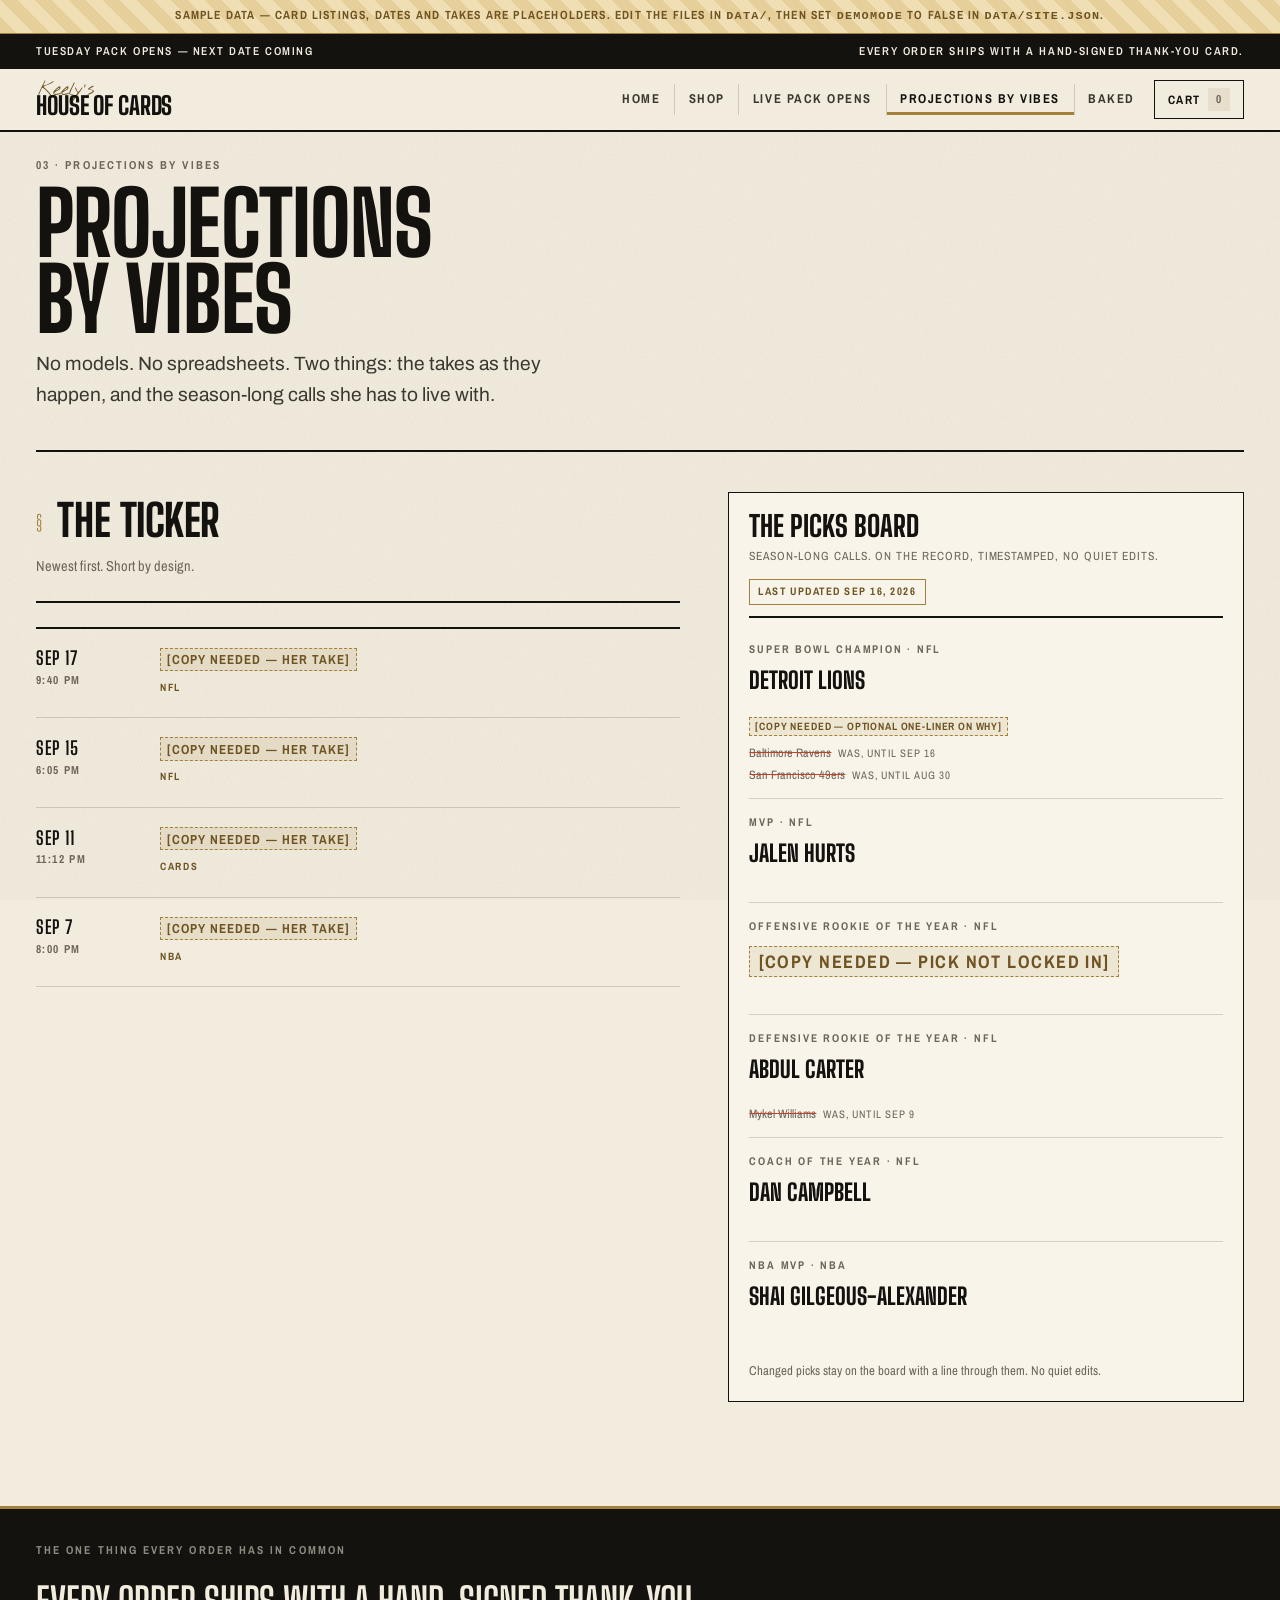
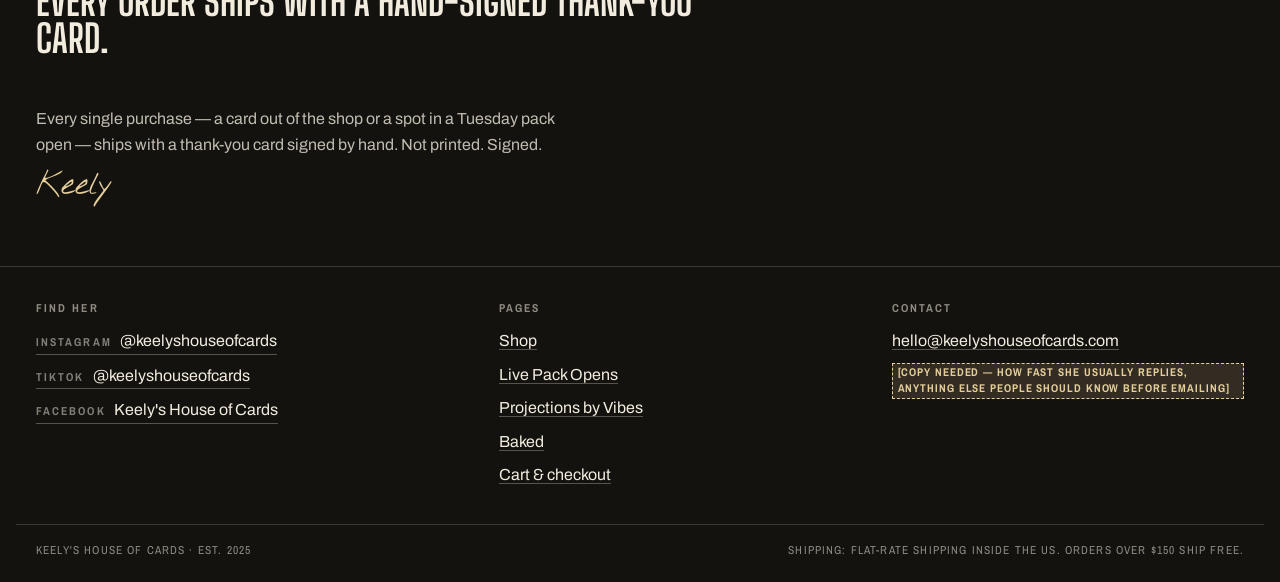
<file: projections.html>
<!doctype html>
<html lang="en">
<head>
<meta charset="utf-8">
<meta name="viewport" content="width=device-width, initial-scale=1">
<title>Projections by Vibes</title>
<meta name="description" content="Keely's running feed of short takes, plus the standing picks board for the season's major awards.">
<meta name="theme-color" content="#14120f">
<link rel="icon" href="assets/img/favicon.svg" type="image/svg+xml">
<link rel="preconnect" href="https://fonts.googleapis.com">
<link rel="preconnect" href="https://fonts.gstatic.com" crossorigin>
<link rel="stylesheet" href="https://fonts.googleapis.com/css2?family=Archivo:wght@400;500;600;700&family=Archivo+Narrow:wght@400;600;700&family=Big+Shoulders+Display:wght@700;800&family=Nothing+You+Could+Do&display=swap">
<link rel="stylesheet" href="assets/css/main.css">
</head>
<body data-page="projections.html">
<a class="skip-link" href="#main">Skip to content</a>
<div data-demo-strip></div>
<header data-site-header></header>
<noscript>
  <div class="shell"><p class="notice notice--error">This page builds itself from <code>data/projections.json</code>, so it needs JavaScript.</p></div>
</noscript>

<main id="main">
  <div class="shell">
    <div class="page-head">
      <p class="label">03 &middot; Projections by vibes</p>
      <h1 class="display page-head__title">Projections<br>by Vibes</h1>
      <p class="lede page-head__sub">No models. No spreadsheets. Two things: the takes as they happen, and the season-long calls she has to live with.</p>
    </div>
  </div>

  <div class="shell section projections-grid">
    <!-- The ticker and the picks board stay separate on purpose. -->
    <section aria-labelledby="ticker-h">
      <div class="section-head">
        <span class="section-head__num">&sect;</span>
        <h2 class="display section-head__title" id="ticker-h">The Ticker</h2>
        <p class="section-head__aside">Newest first. Short by design.</p>
      </div>
      <div class="ticker" data-ticker></div>
    </section>

    <section aria-labelledby="picks-h">
      <div class="picks">
        <div class="picks__head">
          <h2 class="picks__title" id="picks-h" data-picks-title>The Picks Board</h2>
          <p class="statline" style="margin-top:.4rem" data-picks-sub></p>
          <p style="margin:.6rem 0 0"><span class="stamp" data-picks-stamp></span></p>
        </div>
        <div data-picks-rows></div>
        <p class="muted" style="font-family:var(--narrow);font-size:.8rem;margin:1rem 0 0">
          Changed picks stay on the board with a line through them. No quiet edits.
        </p>
      </div>
    </section>
  </div>
</main>

<footer class="site-footer" data-site-footer></footer>
<script src="assets/js/site.js"></script>
<script src="assets/js/projections.js"></script>
</body>
</html>
</file>
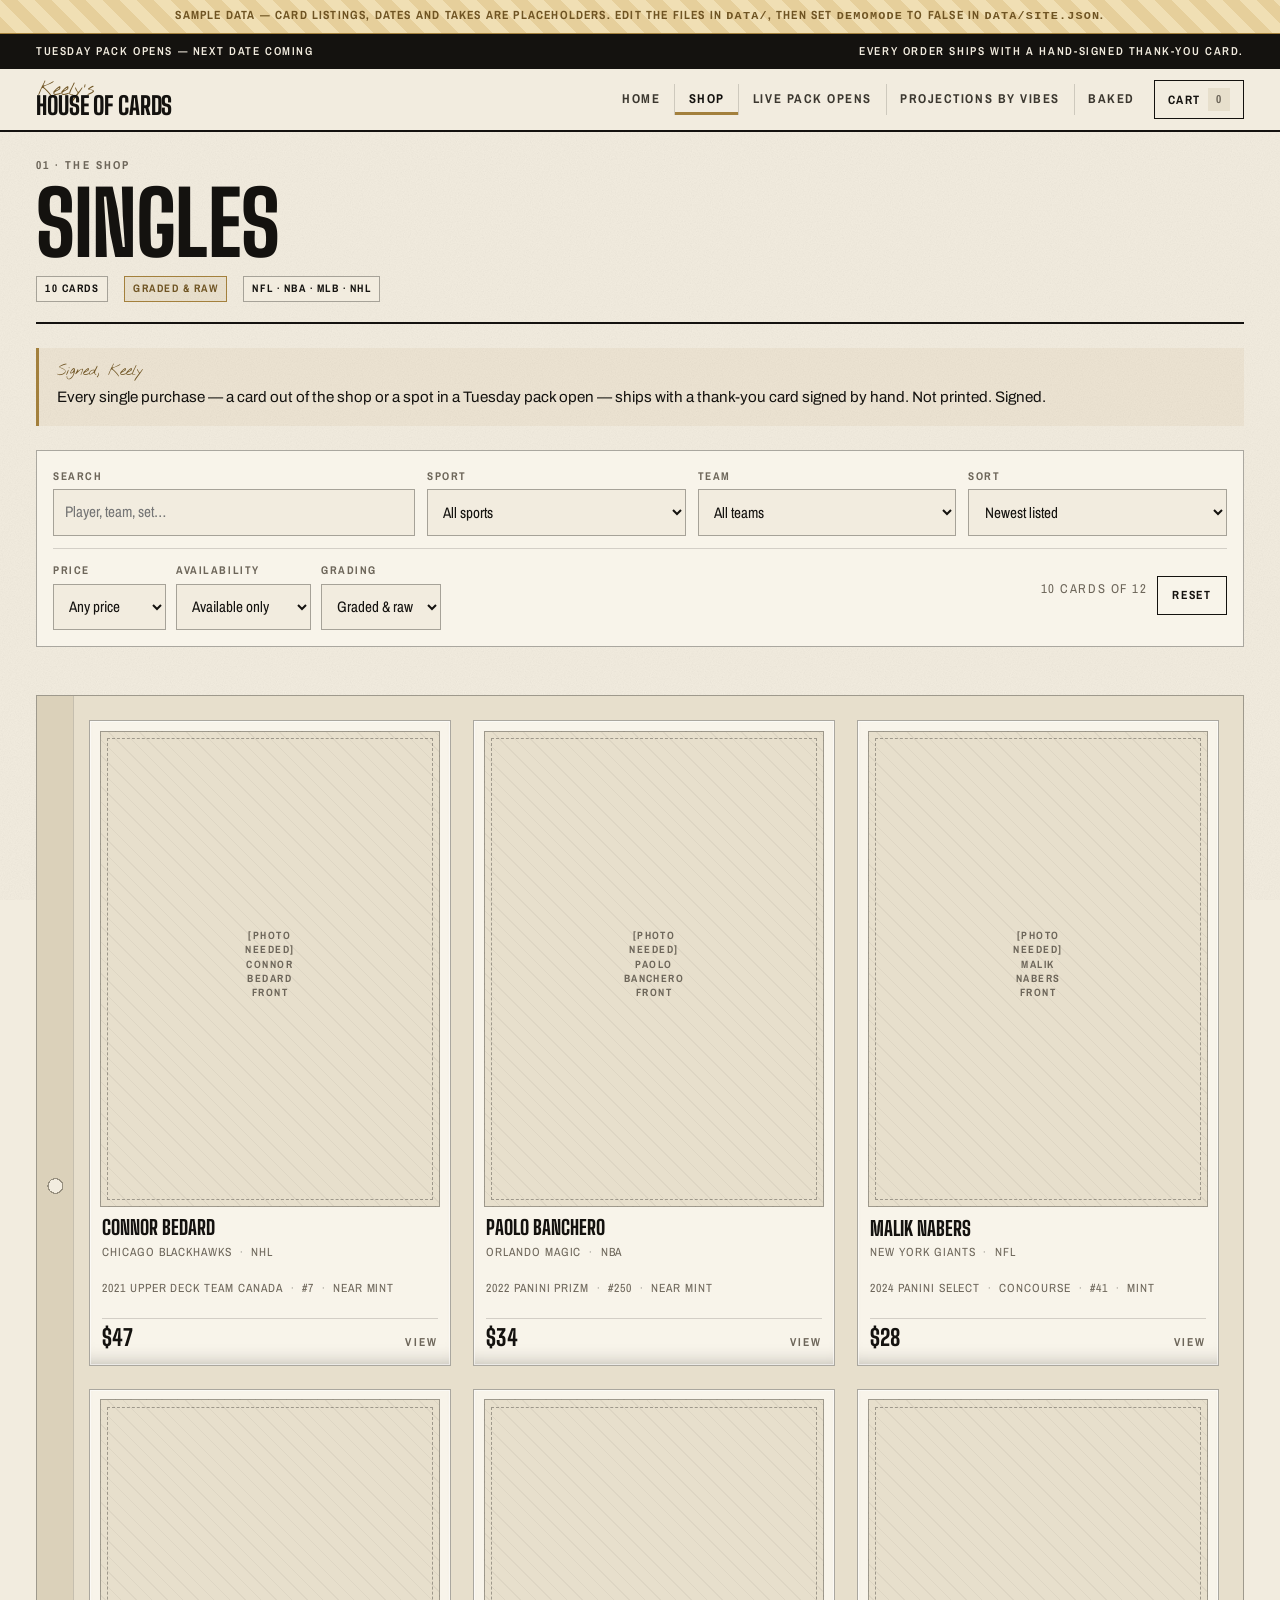
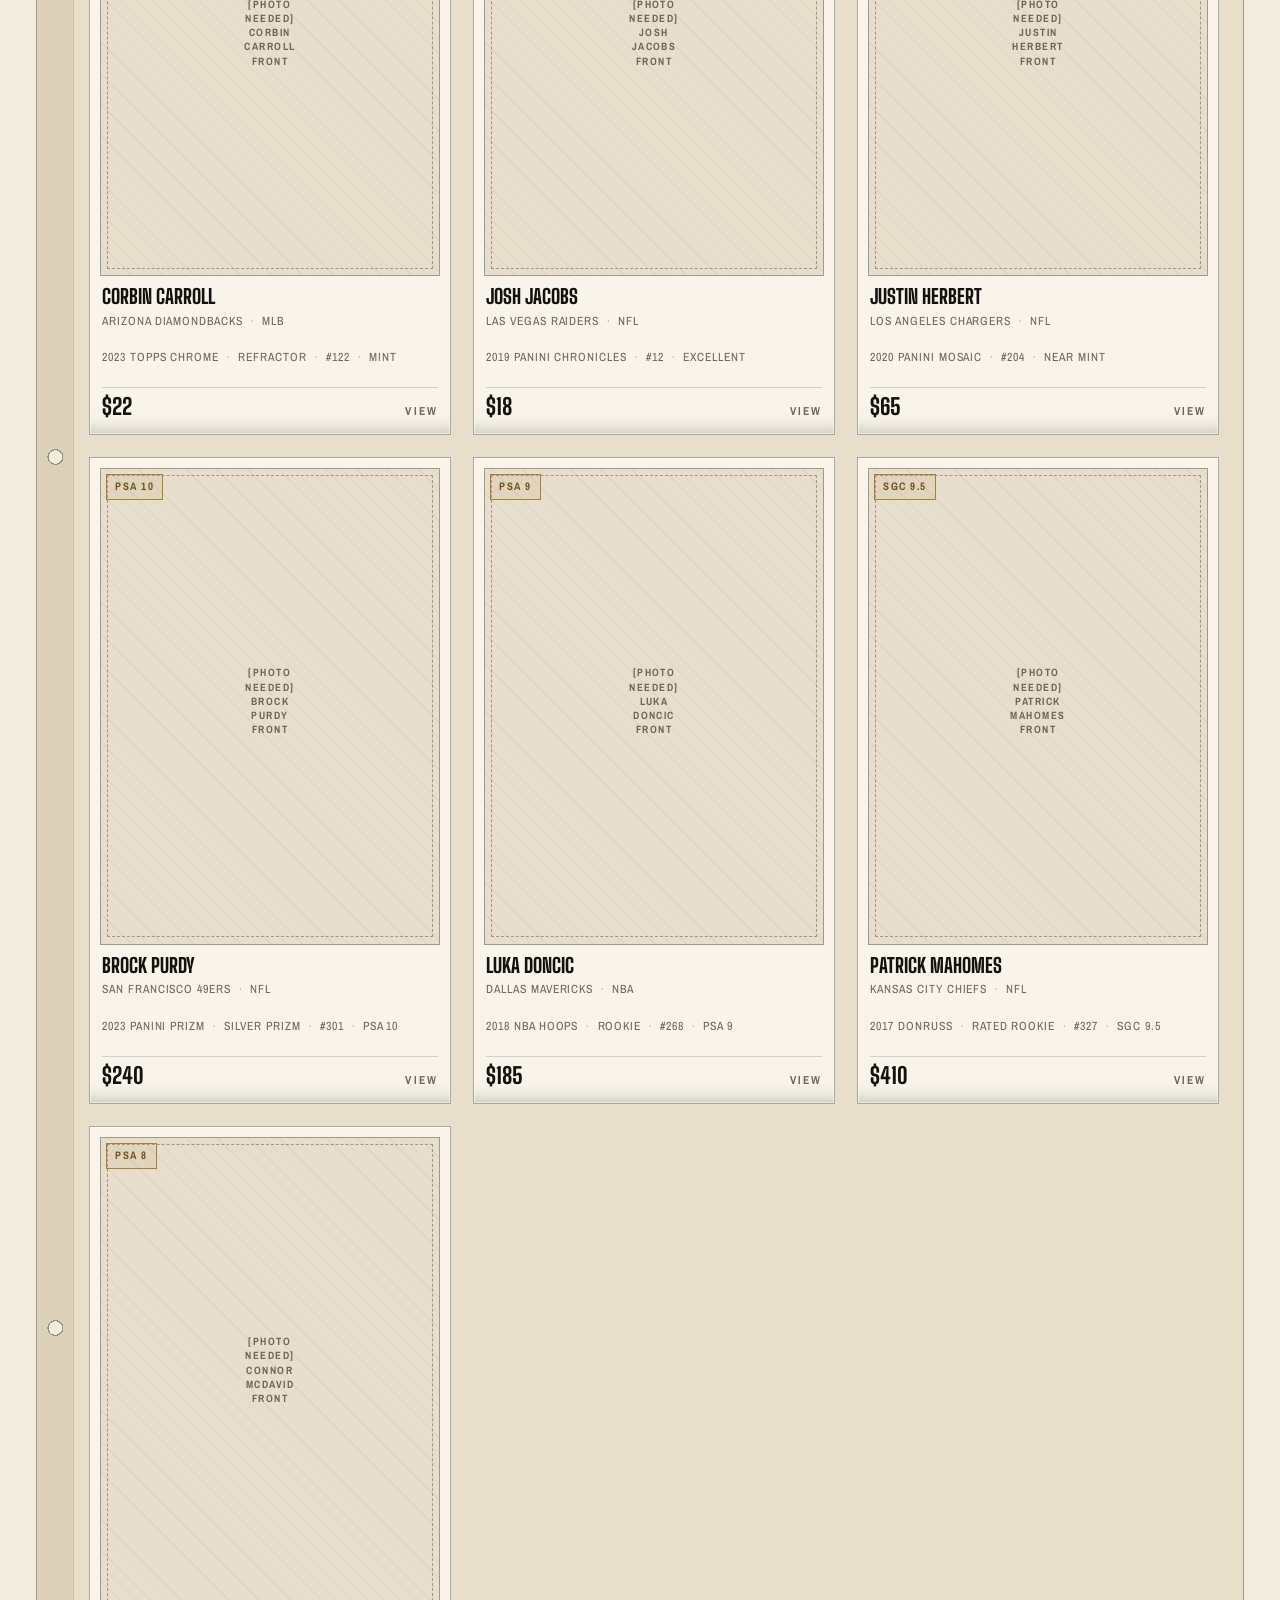
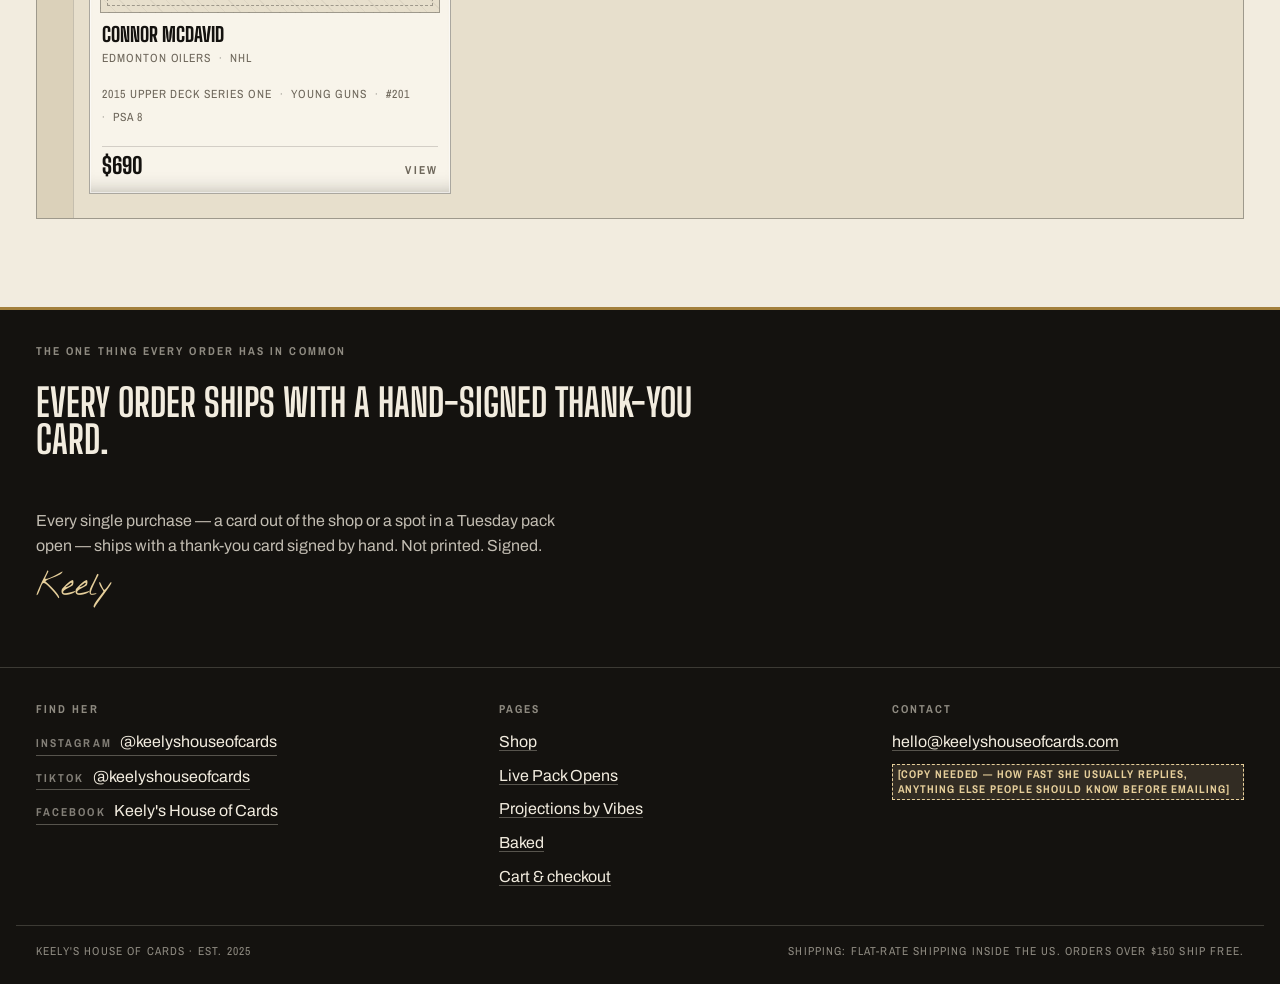
<file: shop.html>
<!doctype html>
<html lang="en">
<head>
<title>Shop</title>
<meta name="description" content="Singles for sale — graded and raw NFL, NBA, MLB and NHL cards. Every order ships with a hand-signed thank-you card.">
<meta charset="utf-8">
<meta name="viewport" content="width=device-width, initial-scale=1">
<meta name="theme-color" content="#14120f">
<link rel="icon" href="assets/img/favicon.svg" type="image/svg+xml">
<link rel="preconnect" href="https://fonts.googleapis.com">
<link rel="preconnect" href="https://fonts.gstatic.com" crossorigin>
<link rel="stylesheet" href="https://fonts.googleapis.com/css2?family=Archivo:wght@400;500;600;700&family=Archivo+Narrow:wght@400;600;700&family=Big+Shoulders+Display:wght@700;800&family=Nothing+You+Could+Do&display=swap">
<link rel="stylesheet" href="assets/css/main.css">
</head>
<body data-page="shop.html">
<a class="skip-link" href="#main">Skip to content</a>
<div data-demo-strip></div>
<header data-site-header></header>
<noscript>
  <div class="shell"><p class="notice notice--error">This page builds itself from the JSON files in <code>data/</code>, so it needs JavaScript. Her email address is at the bottom of the page.</p></div>
</noscript>

<main id="main">
  <div class="shell">
    <div class="page-head">
      <p class="label">01 &middot; The shop</p>
      <h1 class="display page-head__title">Singles</h1>
      <div class="page-head__meta">
        <span class="chip" data-count-chip>&mdash;</span>
        <span class="chip chip--foil">Graded &amp; raw</span>
        <span class="chip">NFL &middot; NBA &middot; MLB &middot; NHL</span>
      </div>
    </div>
  </div>

  <div class="shell section--tight">
    <!-- The signed-card promise gets stated once on this page, up here,
         rather than repeated on every thumbnail. -->
    <div class="signed-note">
      <p class="signed-note__head" data-signed-head></p>
      <p data-signed-body></p>
    </div>
  </div>

  <div class="shell">
    <form class="toolbar" data-filters aria-label="Filter and sort the catalog">
      <div class="field">
        <label for="f-search">Search</label>
        <input type="search" id="f-search" name="q" placeholder="Player, team, set&hellip;" autocomplete="off">
      </div>
      <div class="field">
        <label for="f-sport">Sport</label>
        <select id="f-sport" name="sport"><option value="">All sports</option></select>
      </div>
      <div class="field">
        <label for="f-team">Team</label>
        <select id="f-team" name="team"><option value="">All teams</option></select>
      </div>
      <div class="field">
        <label for="f-sort">Sort</label>
        <select id="f-sort" name="sort">
          <option value="newest">Newest listed</option>
          <option value="price-asc">Price, low to high</option>
          <option value="price-desc">Price, high to low</option>
          <option value="year-desc">Year, newest first</option>
          <option value="year-asc">Year, oldest first</option>
          <option value="player">Player A&ndash;Z</option>
        </select>
      </div>
      <div class="toolbar__row">
        <div class="flex-row">
          <div class="field">
            <label for="f-price">Price</label>
            <select id="f-price" name="price">
              <option value="">Any price</option>
              <option value="0-50">Under $50</option>
              <option value="50-150">$50 &ndash; $150</option>
              <option value="150-400">$150 &ndash; $400</option>
              <option value="400-">$400 and up</option>
            </select>
          </div>
          <div class="field">
            <label for="f-status">Availability</label>
            <select id="f-status" name="status">
              <option value="available">Available only</option>
              <option value="">Show everything</option>
              <option value="sold">Sold archive</option>
            </select>
          </div>
          <div class="field">
            <label for="f-grade">Grading</label>
            <select id="f-grade" name="grade">
              <option value="">Graded &amp; raw</option>
              <option value="graded">Graded only</option>
              <option value="raw">Raw only</option>
            </select>
          </div>
        </div>
        <div class="flex-row">
          <p class="result-count" data-result-count aria-live="polite">&mdash;</p>
          <button class="btn btn--ghost btn--sm" type="button" data-reset>Reset</button>
        </div>
      </div>
    </form>
  </div>

  <div class="shell section--tight">
    <div class="binder">
      <h2 class="visually-hidden">Cards for sale</h2>
      <div class="binder__grid" data-shop-grid></div>
    </div>
  </div>
</main>

<footer class="site-footer" data-site-footer></footer>
<script src="assets/js/site.js"></script>
<script src="assets/js/shop.js"></script>
</body>
</html>
</file>
<file: assets/css/main.css>
/* ==========================================================================
   Keely's House of Cards — main.css
   One stylesheet for the whole site. Organised as:
   01 tokens · 02 reset · 03 texture & primitives · 04 header/nav · 05 footer
   06 home · 07 shop & product · 08 live opens · 09 projections · 10 baked
   11 cart & checkout · 12 utilities · 13 responsive
   Design notes live next to the rules they explain. The visual language is
   borrowed from the object being sold: fixed 2.5x3.5 frames, card borders,
   notched corners, stat lines, binder pockets, graded slab labels.
   ========================================================================== */

/* -- 01 tokens ----------------------------------------------------------- */
:root {
  /* Neutral card-stock base. No team palette — she covers four sports. */
  --paper:        #f2ecdf;
  --paper-raised: #f8f4ea;
  --paper-sunk:   #e7dfcc;
  --paper-edge:   #dbd1ba;

  --ink:      #14120f;
  --ink-soft: #3c3830;
  --ink-mute: #6d665a;

  /* One metallic, used only for rarity / signed / graded cues. */
  --foil:       #a3803c;
  --foil-light: #e6cf9b;
  --foil-deep:  #6f5423;
  --foil-sheen: linear-gradient(105deg, #6f5423 0%, #a3803c 18%, #e6cf9b 38%, #fdf3d8 47%, #e6cf9b 56%, #a3803c 76%, #6f5423 100%);

  /* One saturated accent, for actions only. Felt-green off a card table. */
  --accent:      #0c6b55;
  --accent-lift: #0f8a6c;
  --accent-sunk: #074a3b;

  /* Reserved for "she is live right now" and nothing else. */
  --live: #c6402a;

  --rule:       rgba(20, 18, 15, 0.16);
  --rule-firm:  rgba(20, 18, 15, 0.34);
  --rule-faint: rgba(20, 18, 15, 0.08);

  --display: "Big Shoulders Display", "Arial Narrow", Impact, sans-serif;
  --sans:    "Archivo", ui-sans-serif, system-ui, sans-serif;
  --narrow:  "Archivo Narrow", "Archivo", ui-sans-serif, sans-serif;
  --script:  "Nothing You Could Do", "Segoe Script", cursive;

  --gutter: 1.25rem;
  --measure: 34rem;
  --shell: 78rem;

  /* Card proportion, used for every photo frame on the site. */
  --card-ratio: 2.5 / 3.5;

  --notch: 0.7rem;  /* corner cut on panels — a trimmed card corner */
}

/* -- 02 reset ------------------------------------------------------------ */
*, *::before, *::after { box-sizing: border-box; }

html { -webkit-text-size-adjust: 100%; scroll-behavior: smooth; }

@media (prefers-reduced-motion: reduce) {
  html { scroll-behavior: auto; }
  *, *::before, *::after { animation-duration: 0.001ms !important; transition-duration: 0.001ms !important; }
}

body {
  margin: 0;
  background-color: var(--paper);
  color: var(--ink);
  font-family: var(--sans);
  font-size: 1rem;
  line-height: 1.6;
  font-synthesis-weight: none;
  overflow-x: hidden;
}

img, svg { display: block; max-width: 100%; }
button, input, select, textarea { font: inherit; color: inherit; }
a { color: inherit; }

h1, h2, h3, h4 { margin: 0; font-weight: 700; line-height: 0.95; }
p { margin: 0 0 1em; }
ul, ol { margin: 0; padding: 0; list-style: none; }

:focus-visible {
  outline: 2px solid var(--accent);
  outline-offset: 2px;
}

::selection { background: var(--foil-light); color: var(--ink); }

/* -- 03 texture & primitives -------------------------------------------- */

/* Card-stock grain. A real fibre speckle, not a gradient blob. */
body::before {
  content: "";
  position: fixed;
  inset: 0;
  z-index: 0;
  pointer-events: none;
  opacity: 0.5;
  background-image: url("data:image/svg+xml,%3Csvg xmlns='http://www.w3.org/2000/svg' width='180' height='180'%3E%3Cfilter id='g'%3E%3CfeTurbulence type='fractalNoise' baseFrequency='0.85' numOctaves='3' stitchTiles='stitch'/%3E%3CfeColorMatrix type='saturate' values='0'/%3E%3C/filter%3E%3Crect width='180' height='180' filter='url(%23g)' opacity='0.22'/%3E%3C/svg%3E");
  mix-blend-mode: multiply;
}
body > * { position: relative; z-index: 1; }

.shell {
  width: 100%;
  max-width: var(--shell);
  margin-inline: auto;
  padding-inline: var(--gutter);
}
.shell--narrow { max-width: 54rem; }

.skip-link {
  position: absolute;
  left: 0.5rem;
  top: -4rem;
  z-index: 100;
  background: var(--ink);
  color: var(--paper);
  padding: 0.6rem 1rem;
  font-family: var(--narrow);
  text-transform: uppercase;
  letter-spacing: 0.1em;
  text-decoration: none;
}
.skip-link:focus { top: 0.5rem; }

/* Display headings: condensed, tight, scoreboard-adjacent. */
.display {
  font-family: var(--display);
  font-weight: 800;
  text-transform: uppercase;
  letter-spacing: -0.01em;
  line-height: 0.86;
}

/* Small uppercase label used for stat lines, eyebrows, table heads. */
.label {
  font-family: var(--narrow);
  font-size: 0.72rem;
  font-weight: 700;
  text-transform: uppercase;
  letter-spacing: 0.18em;
  color: var(--ink-mute);
}

.script {
  font-family: var(--script);
  font-weight: 400;
  text-transform: none;
  letter-spacing: 0;
  line-height: 1.25;
}

.foil-text {
  background: var(--foil-sheen);
  -webkit-background-clip: text;
  background-clip: text;
  color: transparent;
  -webkit-text-fill-color: transparent;
}
/* Fallback for anything that cannot clip text to a gradient. */
@supports not (background-clip: text) {
  .foil-text { color: var(--foil); -webkit-text-fill-color: var(--foil); background: none; }
}

/* Section head: hairline rule + number + title, like a catalogue divider. */
.section-head {
  display: grid;
  grid-template-columns: auto 1fr;
  align-items: end;
  gap: 0.9rem;
  padding-block: 0.6rem;
  border-bottom: 2px solid var(--ink);
  margin-bottom: 1.5rem;
}
.section-head__num {
  font-family: var(--display);
  font-size: 1.1rem;
  letter-spacing: 0.06em;
  color: var(--foil);
  padding-bottom: 0.2rem;
}
.section-head__title { font-size: clamp(1.75rem, 5vw, 2.75rem); }
.section-head__aside {
  grid-column: 1 / -1;
  font-family: var(--narrow);
  color: var(--ink-mute);
  font-size: 0.9rem;
}

/* Panel: the site's workhorse container. Square, hairlined, one cut corner. */
.panel {
  background: var(--paper-raised);
  border: 1px solid var(--rule-firm);
  clip-path: polygon(0 0, calc(100% - var(--notch)) 0, 100% var(--notch), 100% 100%, 0 100%);
  padding: 1.25rem;
}
.panel--sunk { background: var(--paper-sunk); }
.panel--ink { background: var(--ink); color: var(--paper); border-color: var(--ink); }
.panel--ink .label { color: rgba(242, 236, 223, 0.6); }

/* Buttons. Square, weighty, no pills. */
.btn {
  display: inline-flex;
  align-items: center;
  justify-content: center;
  gap: 0.5rem;
  min-height: 3rem;
  padding: 0.65rem 1.4rem;
  background: var(--accent);
  color: #fff;
  border: 1px solid var(--accent-sunk);
  border-radius: 0;
  font-family: var(--narrow);
  font-weight: 700;
  font-size: 0.86rem;
  text-transform: uppercase;
  letter-spacing: 0.14em;
  text-decoration: none;
  cursor: pointer;
  transition: background-color 0.15s ease, transform 0.12s ease;
}
.btn:hover { background: var(--accent-lift); }
.btn:active { transform: translateY(1px); }
.btn[disabled], .btn[aria-disabled="true"] {
  background: var(--paper-sunk);
  color: var(--ink-mute);
  border-color: var(--rule-firm);
  cursor: not-allowed;
}
.btn--ghost {
  background: transparent;
  color: var(--ink);
  border: 1px solid var(--ink);
}
.btn--ghost:hover { background: var(--ink); color: var(--paper); }
.btn--ink { background: var(--ink); border-color: var(--ink); }
.btn--ink:hover { background: var(--ink-soft); }
.btn--sm { min-height: 2.4rem; padding: 0.4rem 0.9rem; font-size: 0.74rem; }
.btn--block { width: 100%; }

/* Photo frame. Always the real proportion of a card, even when empty. */
.frame {
  position: relative;
  aspect-ratio: var(--card-ratio);
  background: var(--paper-sunk);
  border: 1px solid var(--rule-firm);
  overflow: hidden;
}
.frame img { width: 100%; height: 100%; object-fit: cover; }

/* Empty state. Correctly sized and clearly labelled — never a stock photo. */
.frame--empty {
  background-color: var(--paper-sunk);
  background-image: repeating-linear-gradient(
    45deg,
    transparent 0 10px,
    rgba(20, 18, 15, 0.045) 10px 11px
  );
  display: grid;
  place-content: center;
  text-align: center;
  padding: 0.75rem;
}
.frame--empty::after {
  content: "";
  position: absolute;
  inset: 0.4rem;
  border: 1px dashed var(--rule-firm);
  pointer-events: none;
}
.frame__note {
  font-family: var(--narrow);
  font-size: 0.66rem;
  font-weight: 700;
  text-transform: uppercase;
  letter-spacing: 0.14em;
  color: var(--ink-mute);
  max-width: 14ch;
  line-height: 1.35;
}

/* Copy that still needs Keely's words. Loud on purpose. */
.copy-needed {
  display: inline-block;
  font-family: var(--narrow);
  font-size: 0.78em;
  font-weight: 700;
  text-transform: uppercase;
  letter-spacing: 0.08em;
  color: var(--foil-deep);
  background: rgba(163, 128, 60, 0.13);
  border: 1px dashed var(--foil);
  padding: 0.12em 0.45em;
  line-height: 1.4;
}

/* Same marker, readable on the ink panels. */
.panel--ink .copy-needed,
.board .copy-needed,
.site-footer .copy-needed {
  color: var(--foil-light);
  background: rgba(230, 207, 155, 0.14);
  border-color: var(--foil-light);
}

/* Rarity / status chips. */
.chip {
  display: inline-flex;
  align-items: center;
  gap: 0.35rem;
  font-family: var(--narrow);
  font-size: 0.68rem;
  font-weight: 700;
  text-transform: uppercase;
  letter-spacing: 0.14em;
  padding: 0.2rem 0.5rem;
  border: 1px solid var(--rule-firm);
  background: var(--paper);
  white-space: nowrap;
}
.chip--foil { border-color: var(--foil); color: var(--foil-deep); background: rgba(163, 128, 60, 0.1); }
.chip--sold { background: var(--ink); color: var(--paper); border-color: var(--ink); }
.chip--reserved { background: var(--paper-sunk); color: var(--ink-soft); }
.chip--live { border-color: var(--live); color: var(--live); background: rgba(198, 64, 42, 0.08); }

.dot {
  width: 0.45rem;
  height: 0.45rem;
  border-radius: 50%;
  background: currentColor;
  flex: none;
}
.dot--pulse { animation: pulse 1.8s ease-in-out infinite; }
@keyframes pulse { 0%, 100% { opacity: 1; } 50% { opacity: 0.25; } }

/* Dotted leader row — schedules, stat lines, order summaries. */
.leader {
  display: flex;
  align-items: baseline;
  gap: 0.5rem;
}
.leader__fill {
  flex: 1;
  border-bottom: 1px dotted var(--rule-firm);
  transform: translateY(-0.25em);
}

/* Demo-data strip. Flip demoMode to false in data/site.json to remove. */
.demo-strip {
  background: repeating-linear-gradient(45deg, var(--foil-light) 0 12px, #f0dfb4 12px 24px);
  border-bottom: 1px solid var(--foil);
  color: var(--foil-deep);
  font-family: var(--narrow);
  font-size: 0.74rem;
  font-weight: 700;
  text-transform: uppercase;
  letter-spacing: 0.1em;
  text-align: center;
  padding: 0.4rem var(--gutter);
}

/* -- 04 header / nav ----------------------------------------------------- */
.topbar {
  background: var(--ink);
  color: var(--paper);
  font-family: var(--narrow);
  font-size: 0.72rem;
  font-weight: 600;
  text-transform: uppercase;
  letter-spacing: 0.14em;
}
.topbar__inner {
  display: flex;
  align-items: center;
  justify-content: space-between;
  gap: 1rem;
  min-height: 2.2rem;
  padding-block: 0.35rem;
}
.topbar a { color: inherit; text-decoration: none; border-bottom: 1px solid rgba(242, 236, 223, 0.4); }
.topbar a:hover { border-bottom-color: var(--foil-light); color: var(--foil-light); }
.topbar__status { display: inline-flex; align-items: center; gap: 0.45rem; }
.topbar__status--live { color: #ff8a72; }
.topbar__signed { display: none; }
@media (min-width: 46rem) { .topbar__signed { display: inline; } }

.masthead {
  position: sticky;
  top: 0;
  z-index: 40;
  background: var(--paper);
  border-bottom: 2px solid var(--ink);
}
.masthead__inner {
  display: flex;
  align-items: center;
  justify-content: space-between;
  gap: 1rem;
  padding-block: 0.7rem;
}

.wordmark {
  display: inline-flex;
  flex-direction: column;
  text-decoration: none;
  line-height: 0.82;
}
.wordmark__1 {
  font-family: var(--script);
  font-size: 1.2rem;
  color: var(--foil-deep);
  margin-bottom: -0.15em;
  margin-left: 0.1em;
}
.wordmark__2 {
  font-family: var(--display);
  font-weight: 800;
  text-transform: uppercase;
  font-size: 1.55rem;
  letter-spacing: -0.005em;
}

.nav { display: flex; align-items: center; gap: 0.35rem; }
.nav__list { display: none; }
@media (min-width: 60rem) {
  .nav__list { display: flex; align-items: stretch; gap: 0; }
  .nav__list li + li { border-left: 1px solid var(--rule); }
  .nav__link {
    display: block;
    padding: 0.35rem 0.85rem;
    font-family: var(--narrow);
    font-size: 0.8rem;
    font-weight: 700;
    text-transform: uppercase;
    letter-spacing: 0.12em;
    text-decoration: none;
    color: var(--ink-soft);
  }
  .nav__link:hover { color: var(--ink); }
  .nav__link[aria-current="page"] {
    color: var(--ink);
    box-shadow: inset 0 -3px 0 var(--foil);
  }
}

.nav__cart {
  display: inline-flex;
  align-items: center;
  gap: 0.45rem;
  padding: 0.45rem 0.8rem;
  border: 1px solid var(--ink);
  background: transparent;
  text-decoration: none;
  font-family: var(--narrow);
  font-size: 0.76rem;
  font-weight: 700;
  text-transform: uppercase;
  letter-spacing: 0.12em;
}
.nav__cart:hover { background: var(--ink); color: var(--paper); }
.nav__cart-count {
  display: inline-grid;
  place-items: center;
  min-width: 1.4rem;
  height: 1.4rem;
  padding-inline: 0.25rem;
  background: var(--accent);
  color: #fff;
  font-size: 0.72rem;
}
.nav__cart[data-empty="true"] .nav__cart-count { background: var(--paper-sunk); color: var(--ink-mute); }

.nav__toggle {
  display: inline-flex;
  align-items: center;
  gap: 0.5rem;
  padding: 0.5rem 0.75rem;
  background: transparent;
  border: 1px solid var(--ink);
  font-family: var(--narrow);
  font-size: 0.76rem;
  font-weight: 700;
  text-transform: uppercase;
  letter-spacing: 0.12em;
  cursor: pointer;
}
@media (min-width: 60rem) { .nav__toggle { display: none; } }
.nav__toggle-bars { display: grid; gap: 3px; }
.nav__toggle-bars span { display: block; width: 16px; height: 2px; background: currentColor; }

.nav__drawer {
  display: none;
  border-top: 1px solid var(--rule);
  background: var(--paper-raised);
}
.nav__drawer[data-open="true"] { display: block; }
@media (min-width: 60rem) { .nav__drawer { display: none !important; } }
.nav__drawer a {
  display: flex;
  justify-content: space-between;
  align-items: baseline;
  gap: 1rem;
  padding: 0.95rem var(--gutter);
  border-bottom: 1px solid var(--rule-faint);
  text-decoration: none;
  font-family: var(--display);
  font-weight: 700;
  text-transform: uppercase;
  font-size: 1.35rem;
}
.nav__drawer a span { font-family: var(--narrow); font-size: 0.7rem; letter-spacing: 0.16em; color: var(--foil); }
.nav__drawer a[aria-current="page"] { background: var(--paper-sunk); }

/* -- 05 footer ----------------------------------------------------------- */
.site-footer {
  margin-top: 4rem;
  background: var(--ink);
  color: var(--paper);
  border-top: 3px solid var(--foil);
}
.site-footer__promise {
  border-bottom: 1px solid rgba(242, 236, 223, 0.18);
  padding-block: 2rem;
}
.promise {
  display: grid;
  gap: 0.75rem;
  max-width: 44rem;
}
.promise__line {
  font-family: var(--display);
  font-weight: 700;
  text-transform: uppercase;
  font-size: clamp(1.5rem, 5vw, 2.4rem);
  line-height: 0.95;
}
.promise__body { color: rgba(242, 236, 223, 0.78); margin: 0; max-width: var(--measure); }
.promise__sig {
  font-family: var(--script);
  font-size: 2rem;
  color: var(--foil-light);
  line-height: 1;
}
.site-footer__cols {
  display: grid;
  gap: 2rem;
  padding-block: 2.25rem;
}
@media (min-width: 46rem) {
  .site-footer__cols { grid-template-columns: 1.2fr 1fr 1fr; gap: 2.5rem; }
}
.site-footer h2 {
  font-family: var(--narrow);
  font-size: 0.72rem;
  font-weight: 700;
  text-transform: uppercase;
  letter-spacing: 0.18em;
  color: rgba(242, 236, 223, 0.55);
  margin-bottom: 0.9rem;
}
.site-footer li + li { margin-top: 0.5rem; }
.site-footer a { text-decoration: none; border-bottom: 1px solid rgba(242, 236, 223, 0.3); }
.site-footer a:hover { color: var(--foil-light); border-bottom-color: var(--foil-light); }
.social-list a { display: inline-flex; gap: 0.55rem; align-items: baseline; }
.social-list .label { color: rgba(242, 236, 223, 0.5); }
.site-footer__base {
  border-top: 1px solid rgba(242, 236, 223, 0.18);
  padding-block: 1rem 1.5rem;
  display: flex;
  flex-wrap: wrap;
  gap: 0.5rem 1.5rem;
  justify-content: space-between;
  font-family: var(--narrow);
  font-size: 0.72rem;
  letter-spacing: 0.1em;
  text-transform: uppercase;
  color: rgba(242, 236, 223, 0.55);
}

/* -- 06 home ------------------------------------------------------------- */
.hero {
  padding-block: 2.5rem 2rem;
  border-bottom: 1px solid var(--rule);
}
.hero__grid { display: grid; gap: 2rem; }
@media (min-width: 62rem) {
  .hero__grid {
    grid-template-columns: minmax(0, 1.35fr) minmax(0, 0.85fr);
    gap: 3rem;
    align-items: start;
  }
}
.hero__kicker {
  display: flex;
  align-items: center;
  gap: 0.75rem;
  margin-bottom: 1rem;
}
.hero__kicker::after {
  content: "";
  flex: 1;
  height: 2px;
  background: var(--foil-sheen);
}
.hero__wordmark { position: relative; }
.hero__script {
  display: block;
  font-family: var(--script);
  font-size: clamp(1.75rem, 7vw, 3rem);
  color: var(--foil-deep);
  line-height: 0.9;
  margin-left: 0.15em;
}
.hero__title {
  display: block;
  font-family: var(--display);
  font-weight: 800;
  text-transform: uppercase;
  font-size: clamp(3.1rem, 15vw, 8.5rem);
  line-height: 0.82;
  letter-spacing: -0.015em;
  margin-top: -0.12em;
}
.hero__statement {
  margin-top: 1.5rem;
  font-size: clamp(1.05rem, 2.4vw, 1.3rem);
  line-height: 1.5;
  max-width: 30rem;
}
.hero__actions { display: flex; flex-wrap: wrap; gap: 0.6rem; margin-top: 1.5rem; }

/* Three plain facts under the hero, set as dotted-leader rows. */
.hero__stats {
  display: grid;
  gap: 0.4rem;
  margin: 2rem 0 0;
  max-width: 26rem;
  border-top: 1px solid var(--rule);
  padding-top: 0.9rem;
}
.hero__stats > div {
  display: flex;
  align-items: baseline;
  gap: 0.5rem;
  font-family: var(--narrow);
  font-size: 0.85rem;
}
.hero__stats dt { margin: 0; text-transform: uppercase; letter-spacing: 0.14em; font-size: 0.7rem; color: var(--ink-mute); }
.hero__stats dd { margin: 0; font-weight: 700; }

/* Graded-slab mock: label bar on top, card window below. Used in the hero. */
.slab {
  max-width: 21rem;
  margin-inline: auto;
  background: linear-gradient(180deg, rgba(255,255,255,0.6), rgba(255,255,255,0.15));
  border: 1px solid var(--rule-firm);
  box-shadow: 0 1px 0 rgba(255,255,255,0.7) inset, 0 10px 24px -18px rgba(20,18,15,0.6);
  padding: 0.55rem;
}
.slab__label {
  display: grid;
  grid-template-columns: 1fr auto;
  align-items: center;
  gap: 0.5rem;
  border: 1px solid var(--rule-firm);
  border-bottom: none;
  background: var(--paper-raised);
  padding: 0.45rem 0.6rem;
}
.slab__grader {
  font-family: var(--display);
  font-weight: 800;
  text-transform: uppercase;
  font-size: 0.95rem;
  letter-spacing: 0.04em;
}
.slab__desc {
  font-family: var(--narrow);
  font-size: 0.66rem;
  text-transform: uppercase;
  letter-spacing: 0.1em;
  color: var(--ink-mute);
  line-height: 1.3;
}
.slab__grade {
  font-family: var(--display);
  font-weight: 800;
  font-size: 1.5rem;
  line-height: 1;
  padding-left: 0.5rem;
  border-left: 1px solid var(--rule);
}
.slab__window { border: 1px solid var(--rule-firm); }
.hero__slab-caption {
  max-width: 21rem;
  margin-inline: auto;
  margin-top: 0.7rem;
  font-family: var(--narrow);
  font-size: 0.72rem;
  text-transform: uppercase;
  letter-spacing: 0.12em;
  color: var(--ink-mute);
  text-align: center;
}

/* Section index — a roster/table-of-contents, not three icon cards. */
.index-list { border-top: 2px solid var(--ink); }
.index-row {
  display: grid;
  grid-template-columns: auto 1fr auto;
  align-items: baseline;
  gap: 0.75rem 1rem;
  padding: 1.1rem 0.25rem;
  border-bottom: 1px solid var(--rule);
  text-decoration: none;
  transition: background-color 0.15s ease, padding-left 0.15s ease;
}
.index-row:hover { background: var(--paper-raised); padding-left: 0.75rem; }
.index-row__num {
  font-family: var(--display);
  font-weight: 800;
  font-size: 1rem;
  color: var(--foil);
  letter-spacing: 0.08em;
}
.index-row__title {
  font-family: var(--display);
  font-weight: 800;
  text-transform: uppercase;
  font-size: clamp(1.6rem, 6vw, 2.6rem);
  line-height: 0.9;
}
.index-row__blurb {
  grid-column: 2 / -1;
  font-family: var(--narrow);
  color: var(--ink-mute);
  font-size: 0.92rem;
}
.index-row__arrow { font-family: var(--narrow); font-weight: 700; letter-spacing: 0.1em; }
@media (min-width: 46rem) {
  .index-row { grid-template-columns: auto minmax(0, 1fr) minmax(0, 1fr) auto; align-items: center; }
  .index-row__blurb { grid-column: auto; text-align: right; }
}

/* Tuesday callout — a torn ticket stub with a perforated edge. */
.stub {
  position: relative;
  background: var(--paper-raised);
  border: 1px solid var(--ink);
  display: grid;
  gap: 0;
}
@media (min-width: 52rem) {
  .stub { grid-template-columns: 1fr auto; }
}
.stub__main { padding: 1.5rem; }
.stub__tear {
  padding: 1.5rem;
  background: var(--paper-sunk);
  border-top: 2px dashed var(--ink);
  display: grid;
  gap: 0.5rem;
  align-content: center;
  text-align: center;
  min-width: 13rem;
}
@media (min-width: 52rem) {
  .stub__tear { border-top: none; border-left: 2px dashed var(--ink); }
}
.stub__date {
  font-family: var(--display);
  font-weight: 800;
  text-transform: uppercase;
  font-size: clamp(2rem, 7vw, 3rem);
  line-height: 0.85;
}
.stub__meta { display: grid; gap: 0.3rem; margin-block: 0.9rem; }
.stub__countdown {
  font-family: var(--display);
  font-size: 1.6rem;
  font-weight: 800;
  letter-spacing: 0.02em;
}

/* -- 07 shop & product --------------------------------------------------- */
.toolbar {
  display: grid;
  gap: 0.75rem;
  padding: 1rem;
  background: var(--paper-raised);
  border: 1px solid var(--rule-firm);
  margin-bottom: 1.5rem;
}
@media (min-width: 52rem) {
  .toolbar { grid-template-columns: minmax(0, 1.4fr) repeat(3, minmax(0, 1fr)); align-items: end; }
}
.field { display: grid; gap: 0.3rem; }
.field > label { font-family: var(--narrow); font-size: 0.7rem; font-weight: 700; text-transform: uppercase; letter-spacing: 0.14em; color: var(--ink-mute); }
.field input, .field select, .field textarea {
  width: 100%;
  min-height: 2.9rem;
  padding: 0.55rem 0.7rem;
  background: var(--paper);
  border: 1px solid var(--rule-firm);
  border-radius: 0;
  font-family: var(--narrow);
  font-size: 0.95rem;
}
.field textarea { min-height: 6rem; resize: vertical; }
.field input:focus, .field select:focus, .field textarea:focus { border-color: var(--accent); }
.field--error input, .field--error select, .field--error textarea { border-color: var(--live); background: rgba(198, 64, 42, 0.05); }
.field__error { font-family: var(--narrow); font-size: 0.75rem; color: var(--live); font-weight: 700; }

.toolbar__row {
  grid-column: 1 / -1;
  display: flex;
  flex-wrap: wrap;
  align-items: center;
  justify-content: space-between;
  gap: 0.75rem;
  border-top: 1px solid var(--rule);
  padding-top: 0.75rem;
}
.result-count { font-family: var(--narrow); font-size: 0.8rem; text-transform: uppercase; letter-spacing: 0.12em; color: var(--ink-mute); }

/* Binder page: the shop grid reads as a 9-pocket sheet, not an e-comm grid. */
.binder {
  background: var(--paper-sunk);
  border: 1px solid var(--rule-firm);
  padding: 1rem;
}
@media (min-width: 60rem) {
  .binder {
    padding: 1.5rem 1.5rem 1.5rem 3.25rem;
    /* Three binder rings punched down the left edge. */
    background-image:
      radial-gradient(circle at 1.15rem 18%, var(--paper) 0 0.42rem, var(--rule-firm) 0.42rem 0.5rem, transparent 0.5rem),
      radial-gradient(circle at 1.15rem 50%, var(--paper) 0 0.42rem, var(--rule-firm) 0.42rem 0.5rem, transparent 0.5rem),
      radial-gradient(circle at 1.15rem 82%, var(--paper) 0 0.42rem, var(--rule-firm) 0.42rem 0.5rem, transparent 0.5rem),
      linear-gradient(90deg, var(--paper-edge) 0 2.25rem, var(--rule) 2.25rem calc(2.25rem + 1px), transparent calc(2.25rem + 1px));
    background-repeat: no-repeat;
  }
}
.binder__grid {
  display: grid;
  gap: 0.75rem;
  grid-template-columns: repeat(auto-fill, minmax(min(100%, 8.75rem), 1fr));
}
@media (min-width: 34rem) {
  .binder__grid { gap: 1rem; grid-template-columns: repeat(auto-fill, minmax(min(100%, 12rem), 1fr)); }
}
@media (min-width: 60rem) {
  .binder__grid { grid-template-columns: repeat(3, minmax(0, 1fr)); gap: 1.4rem; }
}

/* A single pocket in the sheet. Tilt-on-hover lives here and nowhere else. */
.pocket {
  --tilt-x: 0deg;
  --tilt-y: 0deg;
  position: relative;
  display: flex;
  flex-direction: column;
  background: var(--paper-raised);
  border: 1px solid var(--rule-firm);
  box-shadow: inset 0 0 0 1px rgba(255, 255, 255, 0.55), inset 0 -18px 22px -22px rgba(20, 18, 15, 0.45);
  text-decoration: none;
  transition: transform 0.18s ease, box-shadow 0.18s ease;
  transform-style: preserve-3d;
  perspective: 800px;
}
@media (hover: hover) and (prefers-reduced-motion: no-preference) {
  .pocket:hover {
    transform: rotateX(var(--tilt-x)) rotateY(var(--tilt-y)) translateZ(0);
    box-shadow: 0 18px 30px -24px rgba(20, 18, 15, 0.75), inset 0 0 0 1px rgba(255,255,255,0.6);
    z-index: 2;
  }
}
.pocket__media { position: relative; padding: 0.6rem 0.6rem 0; }
.pocket__flags {
  position: absolute;
  top: 1rem;
  left: 1rem;
  right: 1rem;
  display: flex;
  flex-wrap: wrap;
  gap: 0.3rem;
  z-index: 2;
}
.pocket__body {
  display: grid;
  gap: 0.35rem;
  padding: 0.7rem 0.75rem 0.85rem;
}
.pocket__player {
  font-family: var(--display);
  font-weight: 800;
  text-transform: uppercase;
  font-size: clamp(1.05rem, 4.2vw, 1.25rem);
  line-height: 0.95;
}
@media (max-width: 34rem) {
  .pocket__media { padding: 0.4rem 0.4rem 0; }
  .pocket__body { padding: 0.5rem 0.55rem 0.65rem; }
  .pocket__flags { top: 0.75rem; left: 0.75rem; right: 0.75rem; }
  .statline { font-size: 0.68rem; letter-spacing: 0.06em; }
  .price { font-size: 1.15rem; }
}
/* Stat line, straight off the back of a card. */
.statline {
  display: flex;
  flex-wrap: wrap;
  gap: 0.2rem 0.5rem;
  font-family: var(--narrow);
  font-size: 0.74rem;
  text-transform: uppercase;
  letter-spacing: 0.08em;
  color: var(--ink-mute);
}
.statline span + span::before { content: "·"; margin-right: 0.45rem; color: var(--rule-firm); }
.pocket__foot {
  display: flex;
  align-items: baseline;
  justify-content: space-between;
  gap: 0.5rem;
  border-top: 1px solid var(--rule);
  padding-top: 0.5rem;
  margin-top: 0.15rem;
}
.price {
  font-family: var(--display);
  font-weight: 800;
  font-size: 1.4rem;
  line-height: 1;
}
.price--struck { color: var(--ink-mute); text-decoration: line-through; }

.empty-state {
  border: 1px dashed var(--rule-firm);
  padding: 3rem 1.5rem;
  text-align: center;
  color: var(--ink-mute);
  font-family: var(--narrow);
}

/* Product detail */
.product { display: grid; gap: 2rem; padding-block: 2rem; }
@media (min-width: 60rem) {
  .product { grid-template-columns: minmax(0, 1fr) minmax(0, 1fr); gap: 3rem; align-items: start; }
}
.product__media { display: grid; gap: 1rem; grid-template-columns: repeat(auto-fit, minmax(min(100%, 12rem), 1fr)); }
.product__title { font-size: clamp(2.2rem, 8vw, 3.6rem); }
.product__team { font-family: var(--narrow); font-size: 1rem; text-transform: uppercase; letter-spacing: 0.16em; color: var(--ink-mute); margin-top: 0.4rem; }
.spec-table { border-top: 1px solid var(--ink); margin-block: 1.5rem; width: 100%; }
.spec-table div {
  display: grid;
  grid-template-columns: 9rem 1fr;
  gap: 1rem;
  padding: 0.6rem 0;
  border-bottom: 1px solid var(--rule-faint);
  font-family: var(--narrow);
  font-size: 0.9rem;
}
.spec-table dt { font-weight: 700; text-transform: uppercase; letter-spacing: 0.12em; font-size: 0.72rem; color: var(--ink-mute); margin: 0; }
.spec-table dd { margin: 0; }
.product__price { font-family: var(--display); font-weight: 800; font-size: clamp(2.5rem, 9vw, 3.5rem); line-height: 1; }

/* The signed-card promise, restated in one place per page. */
.signed-note {
  display: grid;
  gap: 0.4rem;
  border-left: 3px solid var(--foil);
  background: rgba(163, 128, 60, 0.07);
  padding: 1rem 1.1rem;
}
.signed-note__head {
  font-family: var(--script);
  font-size: 1.5rem;
  color: var(--foil-deep);
  line-height: 1;
}
.signed-note p { margin: 0; font-size: 0.95rem; }

/* -- 08 live pack opens -------------------------------------------------- */
.board {
  background: var(--ink);
  color: var(--paper);
  border: 1px solid var(--ink);
  padding: 1.5rem;
}
.board__eyebrow { color: var(--foil-light); }
.board__date {
  font-family: var(--display);
  font-weight: 800;
  text-transform: uppercase;
  font-size: clamp(2.6rem, 11vw, 5rem);
  line-height: 0.85;
  margin-block: 0.3rem 0.1rem;
}
.board__time { font-family: var(--narrow); font-size: 1.05rem; letter-spacing: 0.14em; text-transform: uppercase; color: rgba(242,236,223,0.75); }
.board__grid { display: grid; gap: 1.5rem; margin-top: 1.5rem; }
@media (min-width: 52rem) { .board__grid { grid-template-columns: minmax(0, 1.4fr) minmax(0, 1fr); } }
.board__rows { display: grid; gap: 0.75rem; align-content: start; }
.board__row { display: flex; align-items: baseline; gap: 0.5rem; font-family: var(--narrow); }
.board__row .leader__fill { border-bottom-color: rgba(242,236,223,0.3); }
.board__row dt { font-size: 0.72rem; text-transform: uppercase; letter-spacing: 0.16em; color: rgba(242,236,223,0.6); margin: 0; }
.board__row dd { margin: 0; font-weight: 600; text-align: right; }
.board__buyin {
  display: grid;
  gap: 0.75rem;
  border: 1px solid rgba(242,236,223,0.3);
  padding: 1rem;
  align-content: start;
}
.board__price { font-family: var(--display); font-weight: 800; font-size: 3rem; line-height: 0.9; }

/* Spots-remaining meter. Bars, not a rounded progress pill. */
.meter { display: grid; gap: 0.35rem; }
.meter__bar { display: flex; gap: 2px; height: 0.75rem; }
.meter__tick { flex: 1; background: rgba(242,236,223,0.22); }
.meter__tick[data-taken="true"] { background: var(--foil); }
.meter__text { font-family: var(--narrow); font-size: 0.74rem; text-transform: uppercase; letter-spacing: 0.12em; }

.opens-list { display: grid; gap: 0.75rem; }
.open-row {
  display: grid;
  gap: 0.75rem 1.25rem;
  padding: 1.1rem;
  background: var(--paper-raised);
  border: 1px solid var(--rule-firm);
  border-left: 3px solid var(--foil);
}
@media (min-width: 52rem) {
  .open-row { grid-template-columns: 7rem minmax(0, 1fr) auto; align-items: center; }
}
.open-row__date { font-family: var(--display); font-weight: 800; text-transform: uppercase; font-size: 1.5rem; line-height: 0.9; }
.open-row__date small { display: block; font-family: var(--narrow); font-size: 0.68rem; letter-spacing: 0.14em; color: var(--ink-mute); }
.open-row__product { font-weight: 600; }
.open-row--announced { border-left-color: var(--rule-firm); opacity: 0.85; }

.steps { counter-reset: step; display: grid; gap: 0; border-top: 2px solid var(--ink); }
.steps li {
  counter-increment: step;
  display: grid;
  grid-template-columns: 2.75rem 1fr;
  gap: 0 1rem;
  padding: 1.1rem 0;
  border-bottom: 1px solid var(--rule);
}
.steps li::before {
  content: counter(step, decimal-leading-zero);
  font-family: var(--display);
  font-weight: 800;
  font-size: 1.5rem;
  color: var(--foil);
  line-height: 1;
}
.steps h3 { font-family: var(--display); font-weight: 800; text-transform: uppercase; font-size: 1.3rem; }
.steps p { margin: 0.25rem 0 0; color: var(--ink-soft); }

.ledger { width: 100%; border-collapse: collapse; font-family: var(--narrow); }
.ledger caption { text-align: left; font-family: var(--narrow); font-size: 0.8rem; color: var(--ink-mute); padding-bottom: 0.6rem; }
.ledger th {
  text-align: left;
  font-size: 0.68rem;
  text-transform: uppercase;
  letter-spacing: 0.16em;
  color: var(--ink-mute);
  border-bottom: 2px solid var(--ink);
  padding: 0.5rem 0.6rem 0.5rem 0;
  white-space: nowrap;
}
.ledger td { padding: 0.7rem 0.6rem 0.7rem 0; border-bottom: 1px solid var(--rule); vertical-align: top; font-size: 0.92rem; }
.ledger tr:last-child td { border-bottom: none; }
.table-scroll { overflow-x: auto; }

/* -- 09 projections ------------------------------------------------------ */
.projections-grid { display: grid; gap: 2.5rem; }
@media (min-width: 64rem) {
  .projections-grid { grid-template-columns: minmax(0, 1.25fr) minmax(0, 1fr); gap: 3rem; align-items: start; }
}
.ticker { border-top: 2px solid var(--ink); }
.ticker__item {
  display: grid;
  gap: 0.25rem 1.25rem;
  padding: 1.1rem 0;
  border-bottom: 1px solid var(--rule);
}
@media (min-width: 40rem) {
  .ticker__item { grid-template-columns: 6.5rem minmax(0, 1fr); }
}
.ticker__stamp {
  font-family: var(--narrow);
  font-size: 0.72rem;
  font-weight: 700;
  text-transform: uppercase;
  letter-spacing: 0.12em;
  color: var(--ink-mute);
  line-height: 1.4;
}
.ticker__stamp b { display: block; font-family: var(--display); font-size: 1.15rem; letter-spacing: 0.04em; color: var(--ink); }
.ticker__text { font-size: 1.05rem; line-height: 1.5; margin: 0; }
.ticker__tag {
  display: inline-block;
  margin-top: 0.45rem;
  font-family: var(--narrow);
  font-size: 0.66rem;
  font-weight: 700;
  text-transform: uppercase;
  letter-spacing: 0.16em;
  color: var(--foil-deep);
}

.picks {
  background: var(--paper-raised);
  border: 1px solid var(--ink);
  padding: 1.25rem;
  position: sticky;
  top: 5.5rem;
}
.picks__head { border-bottom: 2px solid var(--ink); padding-bottom: 0.7rem; margin-bottom: 0.5rem; }
.picks__title { font-family: var(--display); font-weight: 800; text-transform: uppercase; font-size: 1.8rem; }
.pick-row { padding: 0.85rem 0; border-bottom: 1px solid var(--rule); }
.pick-row:last-child { border-bottom: none; }
.pick-row__award { font-family: var(--narrow); font-size: 0.7rem; font-weight: 700; text-transform: uppercase; letter-spacing: 0.16em; color: var(--ink-mute); }
.pick-row__pick { font-family: var(--display); font-weight: 800; text-transform: uppercase; font-size: 1.45rem; line-height: 1; margin-top: 0.15rem; }
.pick-row__note { font-family: var(--narrow); font-size: 0.85rem; color: var(--ink-soft); margin: 0.3rem 0 0; }
.pick-row__history { margin-top: 0.4rem; display: grid; gap: 0.15rem; }
.pick-row__history li {
  font-family: var(--narrow);
  font-size: 0.76rem;
  color: var(--ink-mute);
  text-decoration: line-through;
  text-decoration-color: var(--live);
}
.pick-row__history li span { text-decoration: none; display: inline-block; margin-left: 0.4rem; letter-spacing: 0.1em; font-size: 0.68rem; text-transform: uppercase; }
.stamp {
  display: inline-flex;
  align-items: center;
  gap: 0.4rem;
  font-family: var(--narrow);
  font-size: 0.68rem;
  font-weight: 700;
  text-transform: uppercase;
  letter-spacing: 0.14em;
  color: var(--foil-deep);
  border: 1px solid var(--foil);
  padding: 0.2rem 0.5rem;
}

/* -- 10 baked ------------------------------------------------------------ */
.bake-group + .bake-group { margin-top: 2.5rem; }
.bake-group__head {
  display: flex;
  flex-wrap: wrap;
  align-items: baseline;
  justify-content: space-between;
  gap: 0.5rem 1rem;
  border-bottom: 2px solid var(--ink);
  padding-bottom: 0.5rem;
  margin-bottom: 1.25rem;
}
.bake-group__show { font-family: var(--display); font-weight: 800; text-transform: uppercase; font-size: 1.7rem; line-height: 0.95; }
.bake-grid { display: grid; gap: 1rem; grid-template-columns: repeat(auto-fill, minmax(min(100%, 9.5rem), 1fr)); }
@media (min-width: 34rem) {
  .bake-grid { gap: 1.25rem; grid-template-columns: repeat(auto-fill, minmax(min(100%, 14rem), 1fr)); }
}
.bake-item { display: grid; gap: 0.6rem; }
/* Baked goods are photographed square-ish — not card proportion. */
.bake-item .frame { aspect-ratio: 4 / 5; }
.bake-item__name { font-family: var(--display); font-weight: 800; text-transform: uppercase; font-size: 1.2rem; line-height: 0.95; }
.bake-item__desc { font-family: var(--narrow); font-size: 0.9rem; color: var(--ink-soft); margin: 0; }

/* Show schedule as little punched tickets. */
.shows { display: grid; gap: 0.75rem; }
.show-row {
  display: grid;
  gap: 0.4rem 1.25rem;
  padding: 1rem 1.1rem;
  background: var(--paper-raised);
  border: 1px solid var(--rule-firm);
  border-left: 3px solid var(--accent);
}
@media (min-width: 46rem) { .show-row { grid-template-columns: 5.5rem minmax(0, 1fr); } }
.show-row__date { font-family: var(--display); font-weight: 800; text-transform: uppercase; font-size: 1.4rem; line-height: 0.9; }
.show-row__date small { display: block; font-family: var(--narrow); font-size: 0.66rem; letter-spacing: 0.14em; color: var(--ink-mute); }
.show-row__name { font-family: var(--display); font-weight: 700; text-transform: uppercase; font-size: 1.2rem; line-height: 1; }
.show-row__meta { font-family: var(--narrow); font-size: 0.88rem; color: var(--ink-soft); }

/* -- 11 cart & checkout -------------------------------------------------- */
.checkout { display: grid; gap: 2rem; padding-block: 2rem; }
@media (min-width: 64rem) {
  .checkout { grid-template-columns: minmax(0, 1.5fr) minmax(0, 1fr); gap: 3rem; align-items: start; }
}
.line-items { border-top: 2px solid var(--ink); }
.line-item {
  display: grid;
  grid-template-columns: 4rem minmax(0, 1fr);
  gap: 0.5rem 1rem;
  padding: 1rem 0;
  border-bottom: 1px solid var(--rule);
}
@media (min-width: 40rem) {
  .line-item { grid-template-columns: 4.5rem minmax(0, 1fr) auto; align-items: start; }
}
.line-item__thumb .frame { aspect-ratio: var(--card-ratio); }
.line-item__title { font-family: var(--display); font-weight: 800; text-transform: uppercase; font-size: 1.2rem; line-height: 0.95; }
.line-item__side { display: flex; align-items: center; gap: 0.75rem; }
.line-item__remove {
  background: none;
  border: none;
  padding: 0.25rem 0;
  font-family: var(--narrow);
  font-size: 0.7rem;
  font-weight: 700;
  text-transform: uppercase;
  letter-spacing: 0.14em;
  color: var(--ink-mute);
  text-decoration: underline;
  cursor: pointer;
}
.line-item__remove:hover { color: var(--live); }

.summary { background: var(--paper-raised); border: 1px solid var(--ink); padding: 1.25rem; position: sticky; top: 5.5rem; }
.summary__rows { display: grid; gap: 0.5rem; margin-block: 1rem; }
.summary__row { display: flex; align-items: baseline; gap: 0.5rem; font-family: var(--narrow); font-size: 0.92rem; }
.summary__row dt { margin: 0; text-transform: uppercase; letter-spacing: 0.1em; font-size: 0.74rem; color: var(--ink-mute); }
.summary__row dd { margin: 0; font-weight: 700; }
.summary__total {
  display: flex;
  align-items: baseline;
  justify-content: space-between;
  gap: 1rem;
  border-top: 2px solid var(--ink);
  padding-top: 0.75rem;
  margin-top: 0.75rem;
}
.summary__total-value { font-family: var(--display); font-weight: 800; font-size: 2.2rem; line-height: 1; }

.fieldset { border: none; margin: 0; padding: 0; display: grid; gap: 0.9rem; }
.fieldset legend {
  font-family: var(--narrow);
  font-size: 0.72rem;
  font-weight: 700;
  text-transform: uppercase;
  letter-spacing: 0.18em;
  color: var(--ink-mute);
  padding: 0;
  margin-bottom: 0.3rem;
}
.field-row { display: grid; gap: 0.9rem; }
@media (min-width: 40rem) { .field-row--2 { grid-template-columns: 1fr 1fr; } .field-row--3 { grid-template-columns: 2fr 1fr 1fr; } }

/* Payment is deliberately stubbed. This makes that state legible, not broken. */
.pay-stub {
  border: 2px dashed var(--foil);
  background: rgba(163, 128, 60, 0.08);
  padding: 1.1rem;
  display: grid;
  gap: 0.5rem;
}
.pay-stub__head { font-family: var(--display); font-weight: 800; text-transform: uppercase; font-size: 1.2rem; color: var(--foil-deep); }
.pay-stub p { margin: 0; font-size: 0.92rem; color: var(--ink-soft); }

.notice {
  border: 1px solid var(--rule-firm);
  background: var(--paper-raised);
  border-left: 3px solid var(--accent);
  padding: 0.9rem 1rem;
  font-family: var(--narrow);
  font-size: 0.92rem;
}
.notice--error { border-left-color: var(--live); }

/* Toast for cart adds. Bottom-anchored on phones, where most people are. */
.toast {
  position: fixed;
  left: 50%;
  bottom: 1rem;
  transform: translateX(-50%) translateY(150%);
  z-index: 60;
  background: var(--ink);
  color: var(--paper);
  border: 1px solid var(--foil);
  padding: 0.8rem 1.1rem;
  font-family: var(--narrow);
  font-size: 0.85rem;
  font-weight: 700;
  text-transform: uppercase;
  letter-spacing: 0.1em;
  max-width: calc(100vw - 2rem);
  transition: transform 0.22s ease;
}
.toast[data-visible="true"] { transform: translateX(-50%) translateY(0); }

/* -- 12 utilities -------------------------------------------------------- */
.visually-hidden {
  position: absolute !important;
  width: 1px; height: 1px;
  margin: -1px; padding: 0;
  overflow: hidden;
  clip: rect(0 0 0 0);
  clip-path: inset(50%);
  white-space: nowrap;
  border: 0;
}
.stack > * + * { margin-top: var(--stack-gap, 1rem); }
.stack-lg { --stack-gap: 2rem; }
.section { padding-block: 2.5rem; }
.section--tight { padding-block: 1.5rem; }
.lede { font-size: clamp(1.05rem, 2.3vw, 1.2rem); max-width: var(--measure); color: var(--ink-soft); }
.muted { color: var(--ink-mute); }
.text-right { text-align: right; }
.flex-row { display: flex; flex-wrap: wrap; gap: 0.6rem; align-items: center; }
.between { justify-content: space-between; }
.mt-0 { margin-top: 0; }
.mb-0 { margin-bottom: 0; }
.crumb {
  font-family: var(--narrow);
  font-size: 0.74rem;
  text-transform: uppercase;
  letter-spacing: 0.14em;
  color: var(--ink-mute);
  padding-block: 1rem 0;
}
.crumb a { text-decoration: none; border-bottom: 1px solid var(--rule-firm); }
.crumb a:hover { color: var(--ink); border-bottom-color: var(--ink); }

/* Page banner: hairline-ruled title block at the top of inner pages. */
.page-head { border-bottom: 2px solid var(--ink); padding-block: 1.5rem 1.25rem; }
.page-head__title { font-size: clamp(2.6rem, 11vw, 5.5rem); }
.page-head__sub { margin-top: 0.75rem; }
.page-head__meta { display: flex; flex-wrap: wrap; gap: 0.5rem 1rem; margin-top: 0.9rem; }

/* -- 13 responsive odds and ends ---------------------------------------- */
@media (max-width: 40rem) {
  .picks, .summary { position: static; }
  .site-footer { margin-top: 2.5rem; }
}
@media print {
  .masthead, .topbar, .nav, .site-footer, .toolbar { display: none; }
  body { background: #fff; }
  body::before { display: none; }
}
</file>
<file: game/game.css>
/* Dicebound — one stylesheet. Dark tavern palette, parchment text, gold for
   anything to do with dice and rewards, red for harm, green for success. */

:root {
  --bg: #16110d;
  --bg-2: #1d1712;
  --panel: #231b15;
  --panel-2: #2d231b;
  --line: #4a3a2a;
  --ink: #efe3cc;
  --ink-2: #cdbd9f;
  --muted: #9c8b72;
  --gold: #d9a441;
  --gold-2: #f0c877;
  --red: #d0533d;
  --green: #74b566;
  --blue: #6f9bd6;
  --violet: #a78bda;
  --radius: 10px;
  --shadow: 0 10px 30px rgba(0, 0, 0, 0.45);
  --font-display: "Cinzel", "Trajan Pro", Georgia, serif;
  --font-body: "EB Garamond", Georgia, "Times New Roman", serif;
  color-scheme: dark;
}

* { box-sizing: border-box; }
html, body { margin: 0; height: 100%; }
body {
  background:
    radial-gradient(ellipse at 20% 0%, rgba(217, 164, 65, 0.08), transparent 55%),
    radial-gradient(ellipse at 100% 100%, rgba(120, 50, 30, 0.12), transparent 50%),
    var(--bg);
  color: var(--ink);
  font-family: var(--font-body);
  font-size: 18px;
  line-height: 1.5;
  -webkit-font-smoothing: antialiased;
}
[hidden] { display: none !important; }
a { color: var(--gold-2); }
button, input, select, textarea { font: inherit; color: inherit; }
.visually-hidden { position: absolute; width: 1px; height: 1px; overflow: hidden; clip: rect(0 0 0 0); white-space: nowrap; }
.noscript { padding: 2rem; text-align: center; }
.display { font-family: var(--font-display); letter-spacing: 0.04em; font-weight: 700; margin: 0 0 0.5rem; }

/* ---------------------------------------------------------------- buttons & fields */

.btn {
  display: inline-flex; align-items: center; justify-content: center; gap: 0.4em;
  padding: 0.6rem 1.1rem; border-radius: 8px;
  border: 1px solid var(--line); background: var(--panel-2); color: var(--ink);
  font-family: var(--font-display); font-weight: 700; font-size: 0.85rem; letter-spacing: 0.06em; text-transform: uppercase;
  cursor: pointer; transition: background 0.15s, border-color 0.15s, transform 0.05s;
}
.btn:hover { border-color: var(--gold); }
.btn:active { transform: translateY(1px); }
.btn:disabled { opacity: 0.5; cursor: not-allowed; }
.btn:focus-visible, .icon-btn:focus-visible, input:focus-visible, select:focus-visible, textarea:focus-visible, .choice:focus-visible {
  outline: 2px solid var(--gold-2); outline-offset: 2px;
}
.btn--primary { background: linear-gradient(180deg, #c48d2f, #97661c); border-color: #e0b35a; color: #1a1108; }
.btn--primary:hover { background: linear-gradient(180deg, #d69c39, #a8721f); }
.btn--ghost { background: transparent; }
.btn--danger { border-color: #7a2a1e; color: #f0a090; }
.btn--small { padding: 0.4rem 0.75rem; font-size: 0.75rem; }
.btn--block { width: 100%; }
.file-btn { position: relative; }

.icon-btn {
  width: 38px; height: 38px; border-radius: 8px; border: 1px solid var(--line);
  background: var(--panel-2); cursor: pointer; font-size: 1.1rem; line-height: 1;
}

.field { display: flex; flex-direction: column; gap: 0.3rem; font-size: 0.95rem; color: var(--ink-2); margin-bottom: 0.75rem; }
.field input, .field select, .field textarea, .input-row textarea {
  background: #120e0b; border: 1px solid var(--line); border-radius: 8px; padding: 0.55rem 0.7rem; color: var(--ink); width: 100%;
}
.field textarea { resize: vertical; }
.hint { color: var(--muted); font-size: 0.9rem; margin: 0.25rem 0 0.5rem; }
.row { display: flex; gap: 0.75rem; align-items: flex-end; }
.row--wrap { flex-wrap: wrap; align-items: center; }
.row--center { justify-content: center; }
.grow { flex: 1; }

.segmented { display: inline-flex; border: 1px solid var(--line); border-radius: 8px; overflow: hidden; margin: 0.25rem 0 0.5rem; }
.segmented label { padding: 0.4rem 0.8rem; cursor: pointer; font-size: 0.95rem; }
.segmented input { position: absolute; opacity: 0; pointer-events: none; }
.segmented label:has(input:checked) { background: var(--gold); color: #1a1108; }
.segmented label:has(input:focus-visible) { outline: 2px solid var(--gold-2); outline-offset: -2px; }

.panel { background: var(--panel); border: 1px solid var(--line); border-radius: var(--radius); padding: 1rem 1.1rem; margin: 0 0 1rem; }
fieldset.panel { min-width: 0; }
legend { font-family: var(--font-display); font-weight: 700; letter-spacing: 0.05em; padding: 0 0.4rem; color: var(--gold-2); }
.step { display: inline-grid; place-items: center; width: 1.6em; height: 1.6em; border-radius: 50%; background: var(--gold); color: #1a1108; font-size: 0.8em; margin-right: 0.3em; }

/* ---------------------------------------------------------------- title */

.screen--title { min-height: 100vh; display: grid; place-items: center; padding: 2rem 16px; }
.title-card { max-width: 640px; text-align: center; }
.kicker { font-family: var(--font-display); letter-spacing: 0.3em; text-transform: uppercase; color: var(--muted); font-size: 0.8rem; margin: 0; }
.wordmark {
  font-family: var(--font-display); font-weight: 900; font-size: clamp(3rem, 13vw, 6rem); margin: 0.1em 0 0.1em; letter-spacing: 0.05em;
  background: linear-gradient(180deg, var(--gold-2), var(--gold) 55%, #8a5d1c); -webkit-background-clip: text; background-clip: text; color: transparent;
  filter: drop-shadow(0 4px 18px rgba(217, 164, 65, 0.25));
}
.tagline { font-size: 1.25rem; color: var(--ink-2); font-style: italic; margin: 0 0 1.75rem; }
.title-actions { display: flex; flex-direction: column; gap: 0.6rem; max-width: 340px; margin: 0 auto; }
.dm-status { color: var(--muted); font-size: 0.95rem; margin-top: 1rem; }
.howto { text-align: left; margin-top: 2rem; background: var(--panel); border: 1px solid var(--line); border-radius: var(--radius); padding: 0.75rem 1rem; }
.howto summary { cursor: pointer; font-family: var(--font-display); color: var(--gold-2); letter-spacing: 0.05em; }
.howto li { margin: 0.4rem 0; }

/* ---------------------------------------------------------------- creation */

.screen--create { max-width: 1180px; margin: 0 auto; padding: 1rem 16px 3rem; }
.create-head { display: flex; align-items: center; gap: 1rem; margin-bottom: 1rem; }
.create-head .display { margin: 0; font-size: 1.6rem; }
.create-grid { display: grid; grid-template-columns: minmax(0, 1fr) 340px; gap: 1.25rem; align-items: start; }
.create-side { position: sticky; top: 1rem; }

.choice-grid { display: grid; grid-template-columns: repeat(auto-fill, minmax(150px, 1fr)); gap: 0.6rem; }
.choice-grid--class { grid-template-columns: repeat(auto-fill, minmax(170px, 1fr)); }
.choice {
  text-align: left; background: #1a140f; border: 1px solid var(--line); border-radius: 8px; padding: 0.6rem 0.7rem; cursor: pointer;
  display: flex; flex-direction: column; gap: 0.2rem; min-height: 100%;
}
.choice:hover { border-color: #8a6a3a; }
.choice[aria-pressed="true"] { border-color: var(--gold); background: #2c2114; box-shadow: inset 0 0 0 1px var(--gold); }
.choice__name { font-family: var(--font-display); font-weight: 700; font-size: 0.95rem; color: var(--gold-2); }
.choice__meta { font-size: 0.8rem; color: var(--muted); }
.choice__blurb { font-size: 0.9rem; color: var(--ink-2); line-height: 1.3; }

.score-grid { display: grid; grid-template-columns: repeat(6, minmax(0, 1fr)); gap: 0.5rem; }
.score {
  background: #1a140f; border: 1px solid var(--line); border-radius: 8px; padding: 0.5rem 0.25rem; text-align: center; cursor: pointer;
}
.score[aria-pressed="true"] { border-color: var(--gold); box-shadow: inset 0 0 0 1px var(--gold); }
.score__ab { font-family: var(--font-display); font-size: 0.75rem; color: var(--muted); letter-spacing: 0.1em; }
.score__val { font-size: 1.6rem; font-weight: 600; line-height: 1.1; }
.score__mod { font-size: 0.9rem; color: var(--gold-2); }
.score__bonus { font-size: 0.75rem; color: var(--green); min-height: 1em; }

.skill-pick { display: grid; grid-template-columns: repeat(auto-fill, minmax(190px, 1fr)); gap: 0.3rem 1rem; }
.skill-pick label { display: flex; gap: 0.45rem; align-items: center; font-size: 0.95rem; cursor: pointer; }
.skill-pick label.granted { color: var(--green); }
.skill-pick label.disabled { color: #6b5c49; cursor: not-allowed; }
.skill-pick input { accent-color: var(--gold); width: 1.05rem; height: 1.05rem; }
.skill-pick small { color: var(--muted); }

.hook-list { display: grid; gap: 0.5rem; }
.hook-list .choice__blurb { font-size: 0.95rem; }

.portrait-panel { text-align: center; }
.portrait-frame {
  position: relative; border-radius: 6px; padding: 8px;
  background: linear-gradient(135deg, #6b4a1f, #d9a441 30%, #7a5320 55%, #e0b35a 80%, #5a3c16);
  box-shadow: var(--shadow); margin-bottom: 0.75rem;
}
.portrait { display: block; width: 100%; height: auto; aspect-ratio: 4 / 5; border-radius: 3px; background: #2a2119; }
.portrait-busy {
  position: absolute; inset: 8px; display: grid; place-items: center; background: rgba(20, 14, 10, 0.7);
  font-family: var(--font-display); letter-spacing: 0.1em; color: var(--gold-2);
}
.summary-panel h3 { font-family: var(--font-display); margin: 0 0 0.3rem; color: var(--gold-2); font-size: 1.05rem; }
.summary-panel p { margin: 0.2rem 0; font-size: 0.95rem; color: var(--ink-2); }
.form-error { color: var(--red); min-height: 1.2em; font-size: 0.95rem; }

/* ---------------------------------------------------------------- game */

.screen--game { height: 100vh; height: 100dvh; display: flex; flex-direction: column; }
.topbar {
  display: flex; align-items: center; justify-content: space-between; gap: 0.5rem;
  padding: 0.5rem 16px; border-bottom: 1px solid var(--line); background: rgba(22, 17, 13, 0.92);
}
.topbar__left, .topbar__right { display: flex; align-items: center; gap: 0.5rem; }
.topbar__mid { display: flex; gap: 0.4rem; flex-wrap: wrap; justify-content: center; min-width: 0; }
.topbar__title { font-family: var(--font-display); font-weight: 900; letter-spacing: 0.08em; color: var(--gold); }
.badge {
  font-family: var(--font-display); font-size: 0.7rem; letter-spacing: 0.08em; text-transform: uppercase;
  padding: 0.2rem 0.55rem; border-radius: 999px; border: 1px solid var(--line); background: var(--panel-2); white-space: nowrap;
  max-width: 220px; overflow: hidden; text-overflow: ellipsis;
}
.badge--muted { color: var(--ink-2); }
.badge--calm { border-color: #3f6a3a; color: #9fd08f; }
.badge--adventure { border-color: #8a6a2a; color: var(--gold-2); }
.badge--combat { border-color: #8a2a1e; color: #ff9a84; background: #3a1510; }
.badge--ai { border-color: #5a4a8a; color: #c9b8ff; }
.sheet-toggle { display: none; }

.game-layout { flex: 1; display: grid; grid-template-columns: minmax(0, 1fr) 360px; min-height: 0; }
.story { display: flex; flex-direction: column; min-height: 0; }
.log { flex: 1; overflow-y: auto; padding: 1.25rem clamp(16px, 4vw, 48px) 1rem; scroll-behavior: smooth; }
.log > * { max-width: 760px; margin-left: auto; margin-right: auto; }

.entry { margin: 0 auto 1rem; animation: rise 0.35s ease-out both; }
@keyframes rise { from { opacity: 0; transform: translateY(6px); } to { opacity: 1; transform: none; } }
@media (prefers-reduced-motion: reduce) { .entry, .die--rolling { animation: none !important; } .log { scroll-behavior: auto; } }

.entry--narration p { margin: 0 0 0.75em; font-size: 1.12rem; line-height: 1.6; }
.entry--narration p:first-child::first-letter { font-family: var(--font-display); font-size: 1.6em; color: var(--gold-2); }
.entry--player {
  color: var(--gold-2); font-style: italic; border-left: 3px solid var(--gold); padding: 0.25rem 0 0.25rem 0.8rem; background: rgba(217, 164, 65, 0.06);
}
.entry--player::before { content: "You: "; font-style: normal; font-family: var(--font-display); font-size: 0.8em; letter-spacing: 0.06em; color: var(--muted); }
.entry--system { font-size: 0.95rem; color: var(--ink-2); display: flex; flex-wrap: wrap; gap: 0.4rem; }
.chip { display: inline-flex; gap: 0.3rem; align-items: center; border: 1px solid var(--line); background: var(--panel); border-radius: 999px; padding: 0.15rem 0.6rem; font-size: 0.9rem; }
.chip--xp { border-color: #6a5a2a; color: var(--gold-2); }
.chip--gold { border-color: #6a5a2a; color: #f5d27a; }
.chip--loot { border-color: #3a5a7a; color: #a8ccf5; }
.chip--bad { border-color: #7a2a1e; color: #ffab99; }
.chip--good { border-color: #3f6a3a; color: #aee0a0; }
.entry--event { text-align: center; font-family: var(--font-display); letter-spacing: 0.12em; text-transform: uppercase; font-size: 0.8rem; color: var(--gold); }
.entry--event::before, .entry--event::after { content: " ✦ "; color: var(--muted); }
.entry--note { color: var(--muted); font-size: 0.9rem; font-style: italic; text-align: center; }
.entry--error { color: #ffab99; font-size: 0.9rem; text-align: center; }

.thinking { display: flex; gap: 0.6rem; align-items: center; color: var(--muted); font-style: italic; }
.thinking .die { width: 28px; height: 28px; font-size: 0.7rem; }

/* dice cards */
.rolls { display: grid; gap: 0.45rem; }
.roll {
  display: grid; grid-template-columns: auto 1fr auto; gap: 0.75rem; align-items: center;
  background: linear-gradient(180deg, #241c15, #1c1510); border: 1px solid var(--line); border-radius: 10px; padding: 0.5rem 0.75rem;
}
.roll--success { border-color: #3f6a3a; }
.roll--failure { border-color: #6a2a1e; }
.roll--enemy { background: linear-gradient(180deg, #2a1713, #1e110e); }
.roll__label { font-family: var(--font-display); font-size: 0.8rem; letter-spacing: 0.04em; color: var(--ink); }
.roll__math { font-size: 0.9rem; color: var(--ink-2); }
.roll__math s { color: var(--muted); }
.roll__verdict { font-family: var(--font-display); font-weight: 700; font-size: 0.8rem; letter-spacing: 0.06em; text-transform: uppercase; text-align: right; }
.roll__verdict--success { color: var(--green); }
.roll__verdict--failure { color: var(--red); }
.roll__verdict--neutral { color: var(--gold-2); }
.roll__dmg { display: block; font-family: var(--font-body); text-transform: none; letter-spacing: 0; font-weight: 500; color: var(--ink-2); font-size: 0.85rem; }
.dice { display: flex; gap: 0.3rem; }
.die {
  width: 40px; height: 40px; display: grid; place-items: center; flex: none;
  clip-path: polygon(50% 0, 95% 25%, 95% 75%, 50% 100%, 5% 75%, 5% 25%);
  background: linear-gradient(160deg, #e8c070, #a8751f); color: #1a1108; font-weight: 700; font-size: 1rem; font-family: var(--font-display);
}
.die--small { width: 30px; height: 30px; font-size: 0.8rem; }
.die--crit { background: linear-gradient(160deg, #b8f0a0, #3f8a2f); }
.die--fumble { background: linear-gradient(160deg, #ff9a84, #8a1f10); color: #fff; }
.die--dropped { opacity: 0.35; }
.die--enemy { background: linear-gradient(160deg, #d8a0a0, #7a3a3a); color: #1a0808; }
.die--rolling { animation: tumble 0.6s ease-out; }
@keyframes tumble { 0% { transform: rotate(-200deg) scale(0.6); } 70% { transform: rotate(15deg) scale(1.1); } 100% { transform: none; } }

/* composer */
.composer { border-top: 1px solid var(--line); background: rgba(22, 17, 13, 0.96); padding: 0.6rem 16px calc(0.75rem + env(safe-area-inset-bottom)); }
.composer > * { max-width: 760px; margin-left: auto; margin-right: auto; }
.suggestions { display: flex; gap: 0.4rem; flex-wrap: wrap; margin-bottom: 0.5rem; }
.suggestion {
  border: 1px solid var(--line); background: var(--panel); border-radius: 999px; padding: 0.25rem 0.75rem; cursor: pointer; font-size: 0.95rem; color: var(--ink-2);
}
.suggestion:hover { border-color: var(--gold); color: var(--ink); }
.input-row { display: flex; gap: 0.5rem; align-items: flex-end; }
.input-row textarea { flex: 1; resize: none; min-height: 46px; max-height: 160px; font-size: 1.05rem; line-height: 1.4; }

/* ---------------------------------------------------------------- sheet */

.sheet { border-left: 1px solid var(--line); background: var(--bg-2); overflow-y: auto; padding: 1rem; }
.sheet__head { display: grid; grid-template-columns: 110px 1fr; gap: 0.8rem; align-items: center; margin-bottom: 0.75rem; }
.portrait--small { border: 3px solid var(--gold); border-radius: 6px; cursor: zoom-in; }
.sheet__name { font-family: var(--font-display); margin: 0; font-size: 1.25rem; color: var(--gold-2); line-height: 1.2; }
.sheet__sub { margin: 0.2rem 0 0; color: var(--ink-2); font-size: 0.95rem; }
.bars { display: grid; gap: 0.35rem; margin-bottom: 0.6rem; }
.bar { position: relative; height: 22px; border-radius: 6px; background: #120e0b; border: 1px solid var(--line); overflow: hidden; }
.bar__fill { position: absolute; inset: 0 auto 0 0; transition: width 0.5s ease; }
.bar--hp .bar__fill { background: linear-gradient(90deg, #8a2a1e, #d0533d); }
.bar--hp.bar--temp .bar__fill { box-shadow: inset -4px 0 0 #6f9bd6; }
.bar--xp .bar__fill { background: linear-gradient(90deg, #7a5a1a, #d9a441); }
.bar__label { position: relative; z-index: 1; display: block; text-align: center; font-size: 0.8rem; line-height: 20px; font-family: var(--font-display); letter-spacing: 0.05em; text-shadow: 0 1px 2px #000; }
.quick-stats { display: flex; gap: 0.4rem; flex-wrap: wrap; margin-bottom: 0.6rem; }
.stat-pill { border: 1px solid var(--line); border-radius: 8px; padding: 0.15rem 0.5rem; font-size: 0.85rem; background: var(--panel); }
.stat-pill b { font-family: var(--font-display); color: var(--gold-2); }
.ability-row { display: grid; grid-template-columns: repeat(6, 1fr); gap: 0.3rem; margin-bottom: 0.5rem; }
.ab { text-align: center; border: 1px solid var(--line); border-radius: 8px; background: var(--panel); padding: 0.25rem 0; }
.ab__k { font-family: var(--font-display); font-size: 0.65rem; color: var(--muted); letter-spacing: 0.08em; }
.ab__m { font-size: 1.05rem; font-weight: 600; line-height: 1.1; }
.ab__s { font-size: 0.72rem; color: var(--muted); }
.sheet__sec { border-top: 1px solid var(--line); padding-top: 0.6rem; margin-top: 0.6rem; }
.sheet__sec h3 { font-family: var(--font-display); font-size: 0.85rem; letter-spacing: 0.1em; text-transform: uppercase; color: var(--gold); margin: 0 0 0.4rem; display: flex; justify-content: space-between; gap: 0.5rem; }
.res { color: var(--ink-2); font-size: 0.75rem; letter-spacing: 0.04em; text-transform: none; font-family: var(--font-body); }
.quest { margin: 0; font-size: 0.95rem; }
.quest b { color: var(--gold-2); font-family: var(--font-display); font-size: 0.85rem; letter-spacing: 0.03em; }
.power-list { display: grid; gap: 0.35rem; }
.power {
  text-align: left; border: 1px solid var(--line); background: var(--panel); border-radius: 8px; padding: 0.35rem 0.55rem; cursor: pointer;
}
.power:hover { border-color: var(--gold); }
.power[data-spent="true"] { opacity: 0.45; }
.power__name { font-family: var(--font-display); font-size: 0.82rem; color: var(--gold-2); display: flex; justify-content: space-between; gap: 0.4rem; }
.power__cost { font-family: var(--font-body); color: var(--muted); font-size: 0.78rem; }
.power__desc { font-size: 0.85rem; color: var(--ink-2); line-height: 1.3; }
.inv { list-style: none; padding: 0; margin: 0; display: grid; gap: 0.25rem; }
.inv li { display: flex; justify-content: space-between; gap: 0.5rem; font-size: 0.93rem; align-items: center; }
.inv .tag { font-size: 0.72rem; color: var(--muted); font-family: var(--font-display); letter-spacing: 0.05em; }
.inv button { font-size: 0.7rem; padding: 0.15rem 0.45rem; }
.skills { list-style: none; padding: 0; margin: 0; display: grid; grid-template-columns: 1fr 1fr; gap: 0.1rem 0.8rem; font-size: 0.88rem; }
.skills li { display: flex; justify-content: space-between; color: var(--muted); }
.skills li.prof { color: var(--ink); }
.skills li.prof::before { content: "●"; color: var(--gold); margin-right: 0.3rem; font-size: 0.7em; }
.enemy-list { display: grid; gap: 0.35rem; }
.enemy { border: 1px solid #5a2a1e; background: #22120e; border-radius: 8px; padding: 0.35rem 0.55rem; font-size: 0.9rem; }
.enemy__name { font-family: var(--font-display); font-size: 0.82rem; color: #ffb4a4; display: flex; justify-content: space-between; }
.enemy .bar { height: 8px; margin-top: 0.25rem; }
.enemy--down { opacity: 0.45; text-decoration: line-through; }

/* ---------------------------------------------------------------- modals */

.modal {
  border: 1px solid var(--gold); border-radius: 14px; background: var(--panel); color: var(--ink); padding: 0;
  width: min(560px, calc(100vw - 32px)); box-shadow: var(--shadow);
}
.modal::backdrop { background: rgba(8, 5, 3, 0.75); backdrop-filter: blur(2px); }
.modal__body { padding: 1.25rem 1.4rem; }
.modal__actions { display: flex; gap: 0.5rem; justify-content: flex-end; margin-top: 1rem; flex-wrap: wrap; }
.menu-list { display: grid; gap: 0.5rem; }
.test-result { min-height: 1.2em; font-size: 0.95rem; }
.test-result.ok { color: var(--green); }
.test-result.bad { color: var(--red); }
.modal--levelup { border-color: var(--gold-2); }
.levelup-banner { text-align: center; font-family: var(--font-display); font-size: 2.2rem; font-weight: 900; color: var(--gold-2); margin: 0; }
.levelup-list { padding-left: 1.2rem; }
.asi-grid { display: grid; grid-template-columns: repeat(3, 1fr); gap: 0.4rem; margin-top: 0.5rem; }
.death { text-align: center; }
.portrait-zoom { width: min(420px, 100%); margin: 0 auto; display: block; }

/* ---------------------------------------------------------------- responsive */

@media (max-width: 960px) {
  .create-grid { grid-template-columns: 1fr; }
  .create-side { position: static; order: -1; }
  .portrait-panel { max-width: 320px; margin-left: auto; margin-right: auto; }
  .game-layout { grid-template-columns: 1fr; position: relative; }
  .sheet {
    position: absolute; inset: 0 0 0 auto; width: min(380px, 100%); z-index: 20; transform: translateX(100%);
    transition: transform 0.25s ease; box-shadow: var(--shadow);
  }
  .sheet.open { transform: none; }
  .sheet-toggle { display: inline-block; }
  .topbar__title { display: none; }
}
@media (max-width: 560px) {
  body { font-size: 17px; }
  .score-grid { grid-template-columns: repeat(3, minmax(0, 1fr)); }
  .choice-grid, .choice-grid--class { grid-template-columns: repeat(2, minmax(0, 1fr)); }
  .roll { grid-template-columns: auto 1fr; }
  .roll__verdict { grid-column: 1 / -1; text-align: left; }
  .badge { max-width: 120px; }
  .topbar__mid .badge--muted:nth-child(2) { display: none; }
}
</file>
